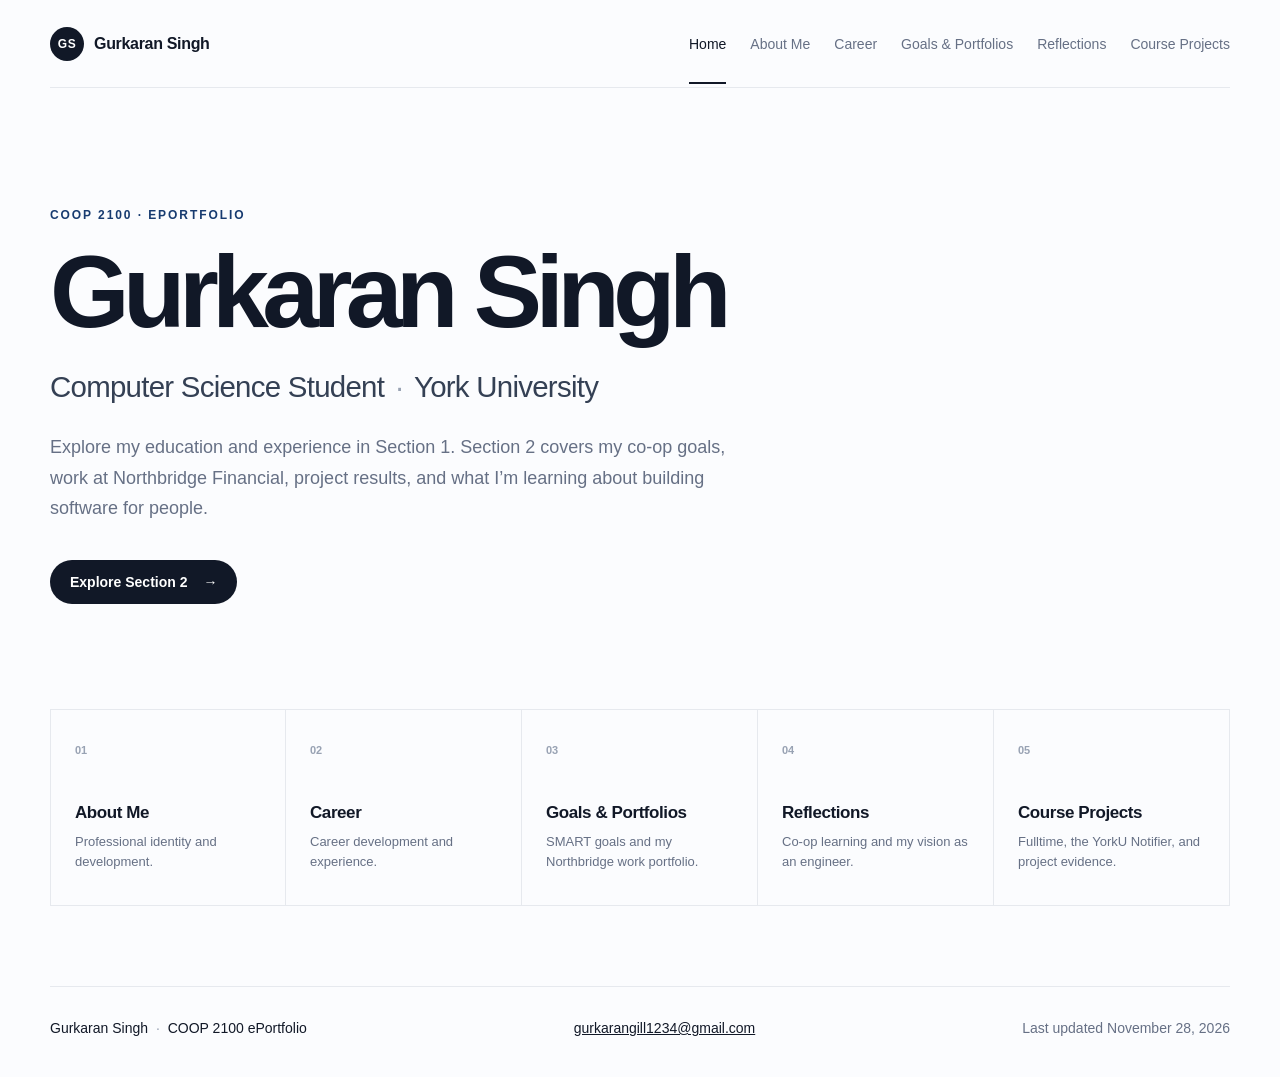
<file: index.html>
<!doctype html>
<html lang="en">
<head>
  <meta charset="utf-8">
  <meta name="viewport" content="width=device-width, initial-scale=1">
  <meta name="description" content="Gurkaran Singh — COOP 2100 ePortfolio">
  <title>Home | Gurkaran Singh</title>
  <link rel="icon" type="image/svg+xml" href="favicon.svg">
  <link rel="stylesheet" href="styles.css">
  <script defer src="script.js"></script>
</head>
<body>
  <header class="site-header">
    <a class="brand" href="index.html" aria-label="Gurkaran Singh home">
      <span class="brand-mark">GS</span><span>Gurkaran Singh</span>
    </a>
    <button type="button" class="menu-button" aria-expanded="false" aria-controls="site-nav">Menu</button>
    <nav id="site-nav" class="site-nav" aria-label="Main navigation"><a href="index.html" class="active" aria-current="page">Home</a>
<a href="about.html">About Me</a>
<a href="career.html">Career</a>
<a href="goals.html">Goals &amp; Portfolios</a>
<a href="reflections.html">Reflections</a>
<a href="projects.html">Course Projects</a></nav>
  </header>
  <main>
      <section class="hero">
        <p class="eyebrow">COOP 2100 · ePortfolio</p>
        <h1>Gurkaran Singh</h1>
        <p class="lead">Computer Science Student <span>·</span> York University</p>
        <p class="intro">Explore my education and experience in Section 1. Section 2 covers my co-op goals, work at Northbridge Financial, project results, and what I’m learning about building software for people.</p>
        <div class="hero-links">
          <a class="button" href="goals.html">Explore Section 2 <span aria-hidden="true">→</span></a>
        </div>
      </section>
      <section class="overview" aria-label="Portfolio sections">
        <a class="section-card" href="about.html"><span>01</span><h2>About Me</h2><p>Professional identity and development.</p></a>
        <a class="section-card" href="career.html"><span>02</span><h2>Career</h2><p>Career development and experience.</p></a>
        <a class="section-card" href="goals.html"><span>03</span><h2>Goals &amp; Portfolios</h2><p>SMART goals and my Northbridge work portfolio.</p></a>
        <a class="section-card" href="reflections.html"><span>04</span><h2>Reflections</h2><p>Co-op learning and my vision as an engineer.</p></a>
        <a class="section-card" href="projects.html"><span>05</span><h2>Course Projects</h2><p>Fulltime, the YorkU Notifier, and project evidence.</p></a>
      </section>
    </main>
  <footer>
    <p>Gurkaran Singh <span>·</span> COOP 2100 ePortfolio</p>
    <p><a href="mailto:gurkarangill1234@gmail.com">gurkarangill1234@gmail.com</a></p>
    <p class="muted">Last updated <time datetime="2026-11-28">November 28, 2026</time></p>
  </footer>
</body>
</html>
</file>
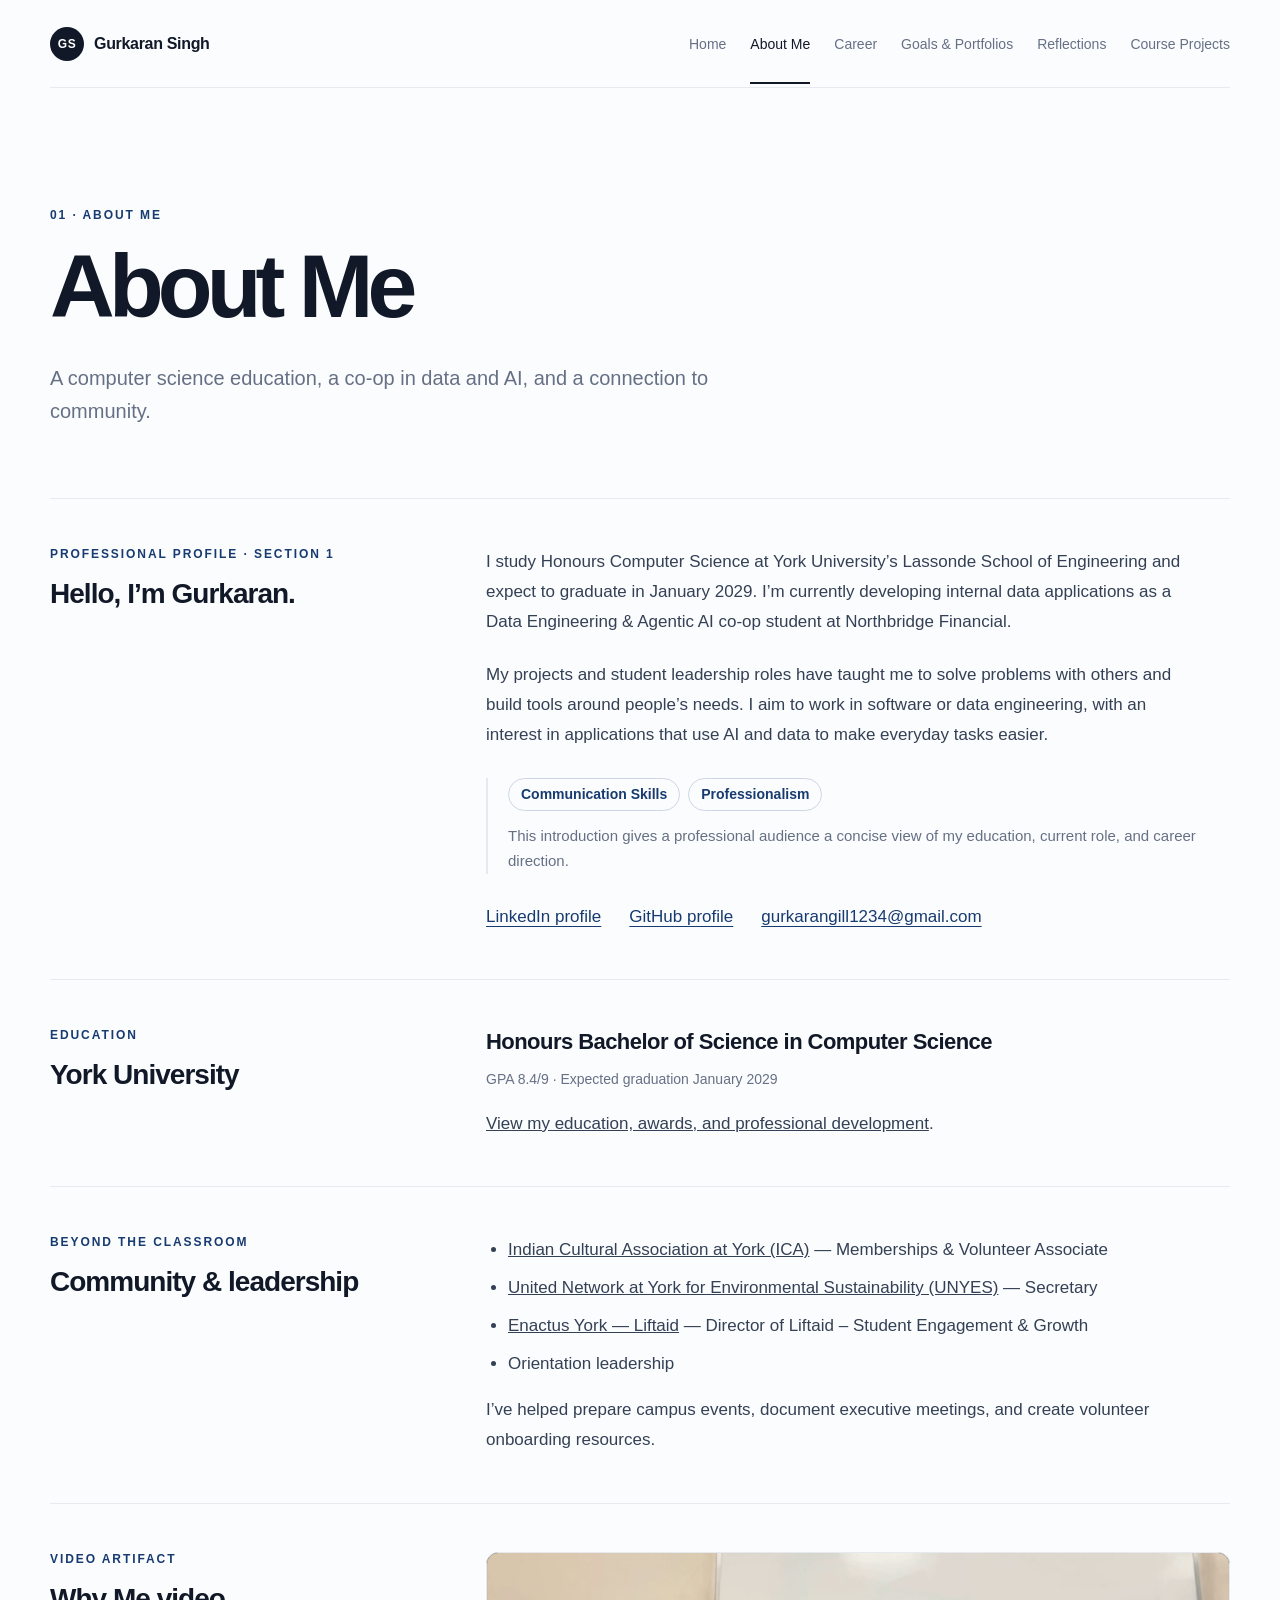
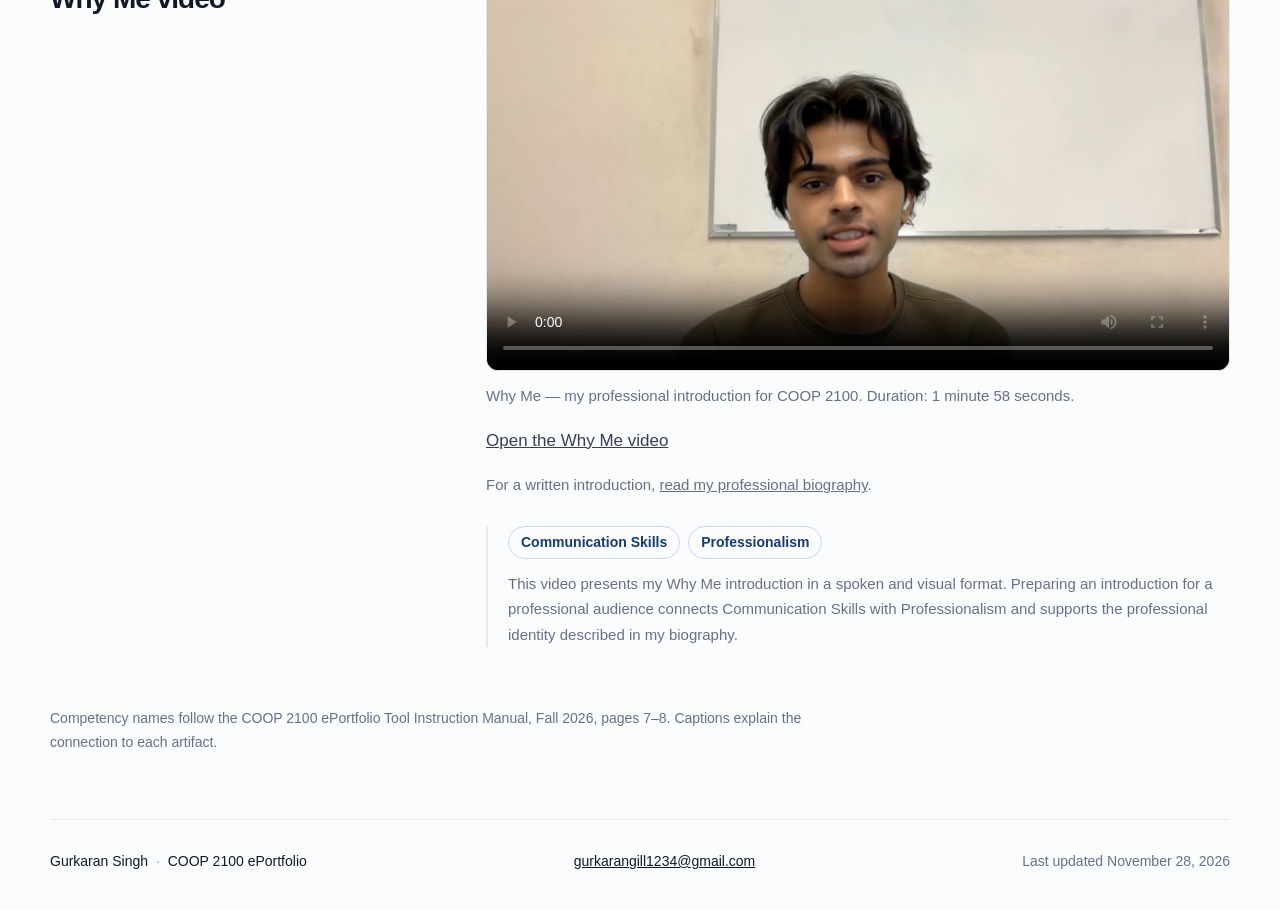
<file: about.html>
<!doctype html>
<html lang="en">
<head>
  <meta charset="utf-8">
  <meta name="viewport" content="width=device-width, initial-scale=1">
  <meta name="description" content="Meet Gurkaran Singh, a York University Honours BSc Computer Science student and Northbridge Financial Data Engineering & Agentic AI co-op student.">
  <title>About Me | Gurkaran Singh</title>
  <link rel="icon" type="image/svg+xml" href="favicon.svg">
  <link rel="stylesheet" href="styles.css">
  <script defer src="script.js"></script>
</head>
<body>
  <header class="site-header">
    <a class="brand" href="index.html" aria-label="Gurkaran Singh home">
      <span class="brand-mark">GS</span><span>Gurkaran Singh</span>
    </a>
    <button type="button" class="menu-button" aria-expanded="false" aria-controls="site-nav">Menu</button>
    <nav id="site-nav" class="site-nav" aria-label="Main navigation"><a href="index.html">Home</a>
<a href="about.html" class="active" aria-current="page">About Me</a>
<a href="career.html">Career</a>
<a href="goals.html">Goals &amp; Portfolios</a>
<a href="reflections.html">Reflections</a>
<a href="projects.html">Course Projects</a></nav>
  </header>
  <main>
      <section class="page-intro content-intro" aria-labelledby="about-title">
        <p class="eyebrow">01 · About Me</p>
        <h1 id="about-title">About Me</h1>
        <p>A computer science education, a co-op in data and AI, and a connection to community.</p>
      </section>
      <section class="content-section" aria-labelledby="bio-title">
        <div class="section-heading">
          <p class="eyebrow">Professional profile · Section 1</p>
          <h2 id="bio-title">Hello, I’m Gurkaran.</h2>
        </div>
        <div class="section-body">
          <p class="biography">I study Honours Computer Science at York University’s Lassonde School of Engineering and expect to graduate in January 2029. I’m currently developing internal data applications as a Data Engineering &amp; Agentic AI co-op student at Northbridge Financial.</p>
          <p class="biography">My projects and student leadership roles have taught me to solve problems with others and build tools around people’s needs. I aim to work in software or data engineering, with an interest in applications that use AI and data to make everyday tasks easier.</p>
          <div class="artifact-caption">
            <ul class="competency-tags" aria-label="Lassonde competency tags">
              <li>Communication Skills</li>
              <li>Professionalism</li>
            </ul>
            <p>This introduction gives a professional audience a concise view of my education, current role, and career direction.</p>
          </div>
          <div class="contact-links" aria-label="Professional contact">
            <a href="https://www.linkedin.com/in/gurkaransingh007/">LinkedIn profile</a>
            <a href="https://github.com/gurkarangill07">GitHub profile</a>
            <a href="mailto:gurkarangill1234@gmail.com">gurkarangill1234@gmail.com</a>
          </div>
        </div>
      </section>
      <section class="content-section" aria-labelledby="education-title">
        <div class="section-heading">
          <p class="eyebrow">Education</p>
          <h2 id="education-title">York University</h2>
        </div>
        <div class="section-body">
          <h3>Honours Bachelor of Science in Computer Science</h3>
          <p class="entry-meta">GPA 8.4/9 · Expected graduation January 2029</p>
          <p><a href="career.html#education">View my education, awards, and professional development</a>.</p>
        </div>
      </section>
      <section class="content-section" aria-labelledby="community-title">
        <div class="section-heading">
          <p class="eyebrow">Beyond the classroom</p>
          <h2 id="community-title">Community &amp; leadership</h2>
        </div>
        <div class="section-body">
          <ul class="experience-list">
            <li><a href="career.html#ica">Indian Cultural Association at York (ICA)</a> — Memberships &amp; Volunteer Associate</li>
            <li><a href="career.html#unyes">United Network at York for Environmental Sustainability (UNYES)</a> — Secretary</li>
            <li><a href="career.html#enactus">Enactus York — Liftaid</a> — Director of Liftaid – Student Engagement &amp; Growth</li>
            <li>Orientation leadership</li>
          </ul>
          <p>I’ve helped prepare campus events, document executive meetings, and create volunteer onboarding resources.</p>
        </div>
      </section>
      <section id="why-me" class="content-section" aria-labelledby="video-title">
        <div class="section-heading">
          <p class="eyebrow">Video artifact</p>
          <h2 id="video-title">Why Me video</h2>
        </div>
        <div class="section-body">
          <figure class="video-artifact">
            <video class="video-player" controls playsinline preload="metadata" poster="assets/why-me-poster.jpg" width="960" height="540" aria-label="Why Me — Gurkaran Singh" aria-describedby="video-caption">
              <source src="assets/why-me.mp4" type="video/mp4">
              <a href="assets/why-me.mp4">Watch the Why Me video</a>.
            </video>
            <figcaption id="video-caption" class="caption">Why Me — my professional introduction for COOP 2100. Duration: 1 minute 58 seconds.</figcaption>
          </figure>
          <p><a href="assets/why-me.mp4">Open the Why Me video</a></p>
          <p class="caption">For a written introduction, <a href="#bio-title">read my professional biography</a>.</p>
          <div class="artifact-caption">
            <ul class="competency-tags" aria-label="Lassonde competency tags">
              <li>Communication Skills</li>
              <li>Professionalism</li>
            </ul>
            <p>This video presents my Why Me introduction in a spoken and visual format. Preparing an introduction for a professional audience connects Communication Skills with Professionalism and supports the professional identity described in my biography.</p>
          </div>
        </div>
      </section>
      <p class="source-note">Competency names follow the COOP 2100 ePortfolio Tool Instruction Manual, Fall 2026, pages 7–8. Captions explain the connection to each artifact.</p>
    </main>
  <footer>
    <p>Gurkaran Singh <span>·</span> COOP 2100 ePortfolio</p>
    <p><a href="mailto:gurkarangill1234@gmail.com">gurkarangill1234@gmail.com</a></p>
    <p class="muted">Last updated <time datetime="2026-11-28">November 28, 2026</time></p>
  </footer>
</body>
</html>
</file>
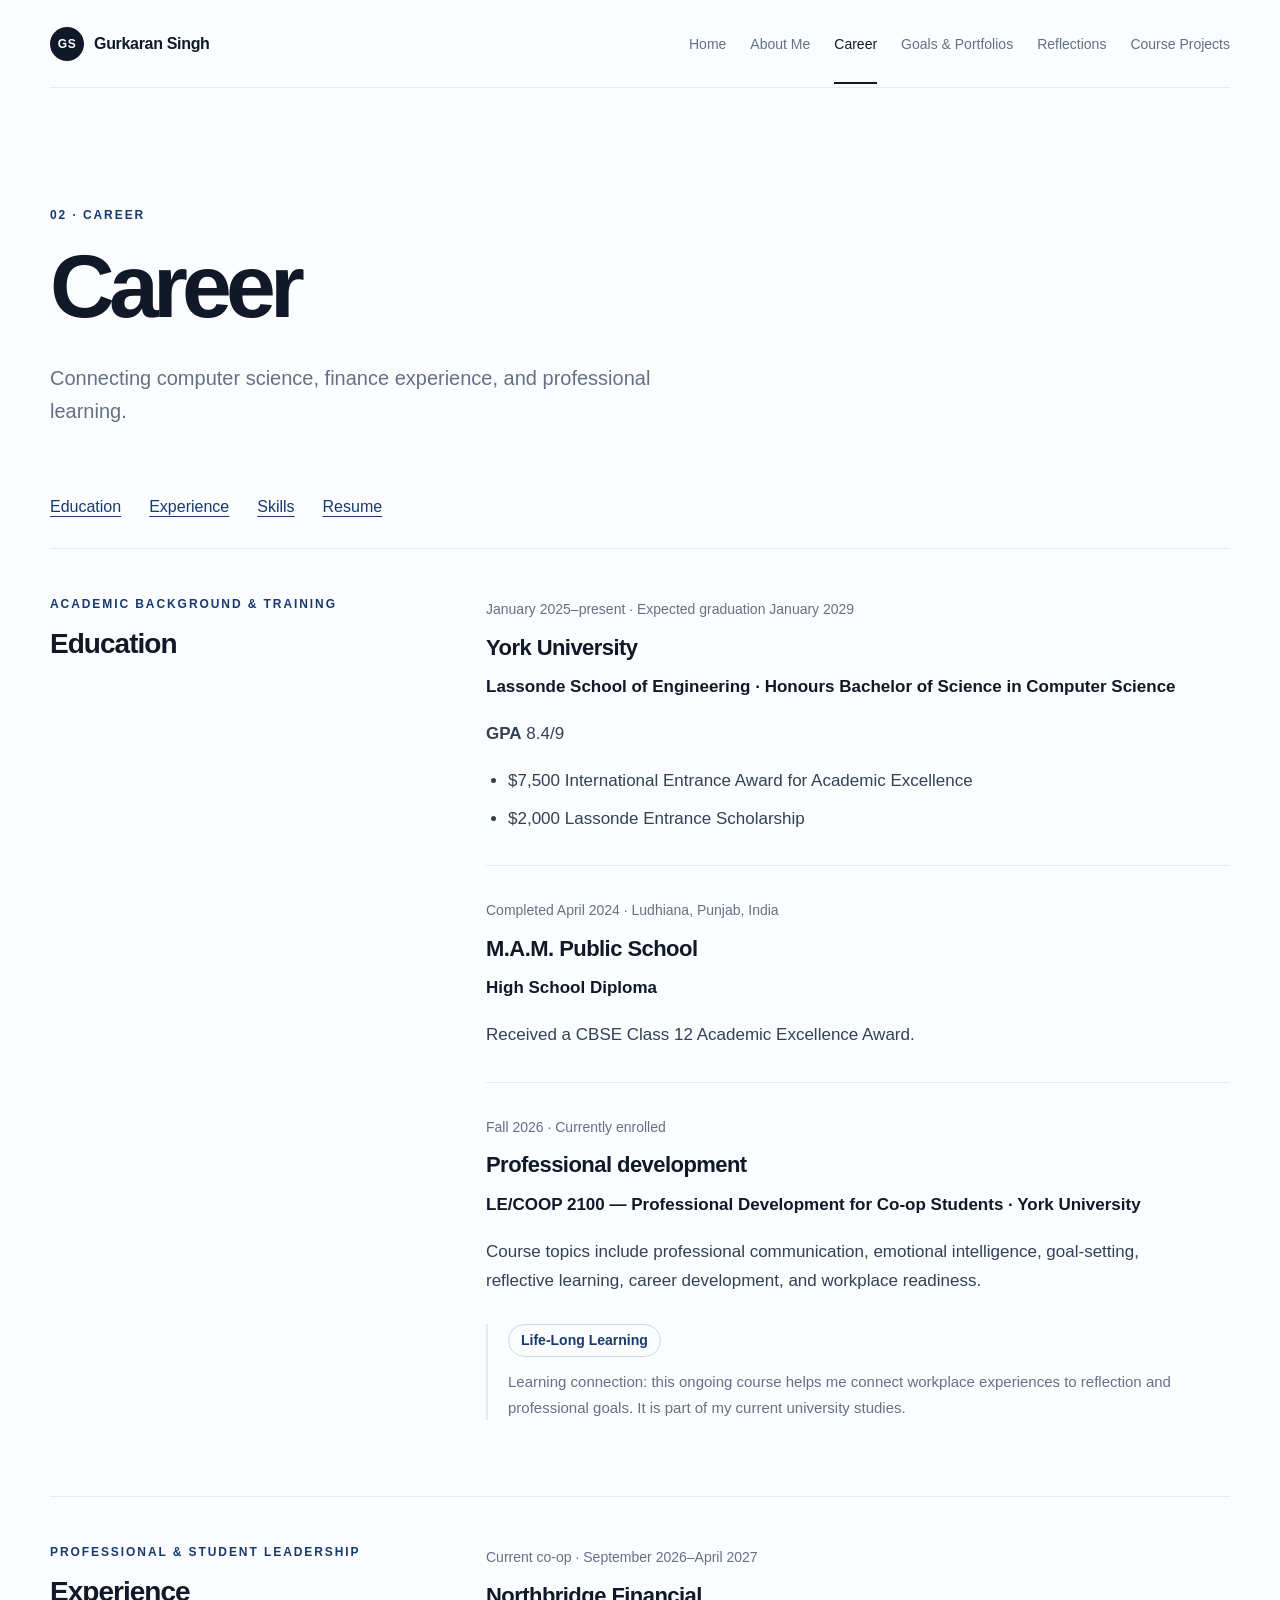
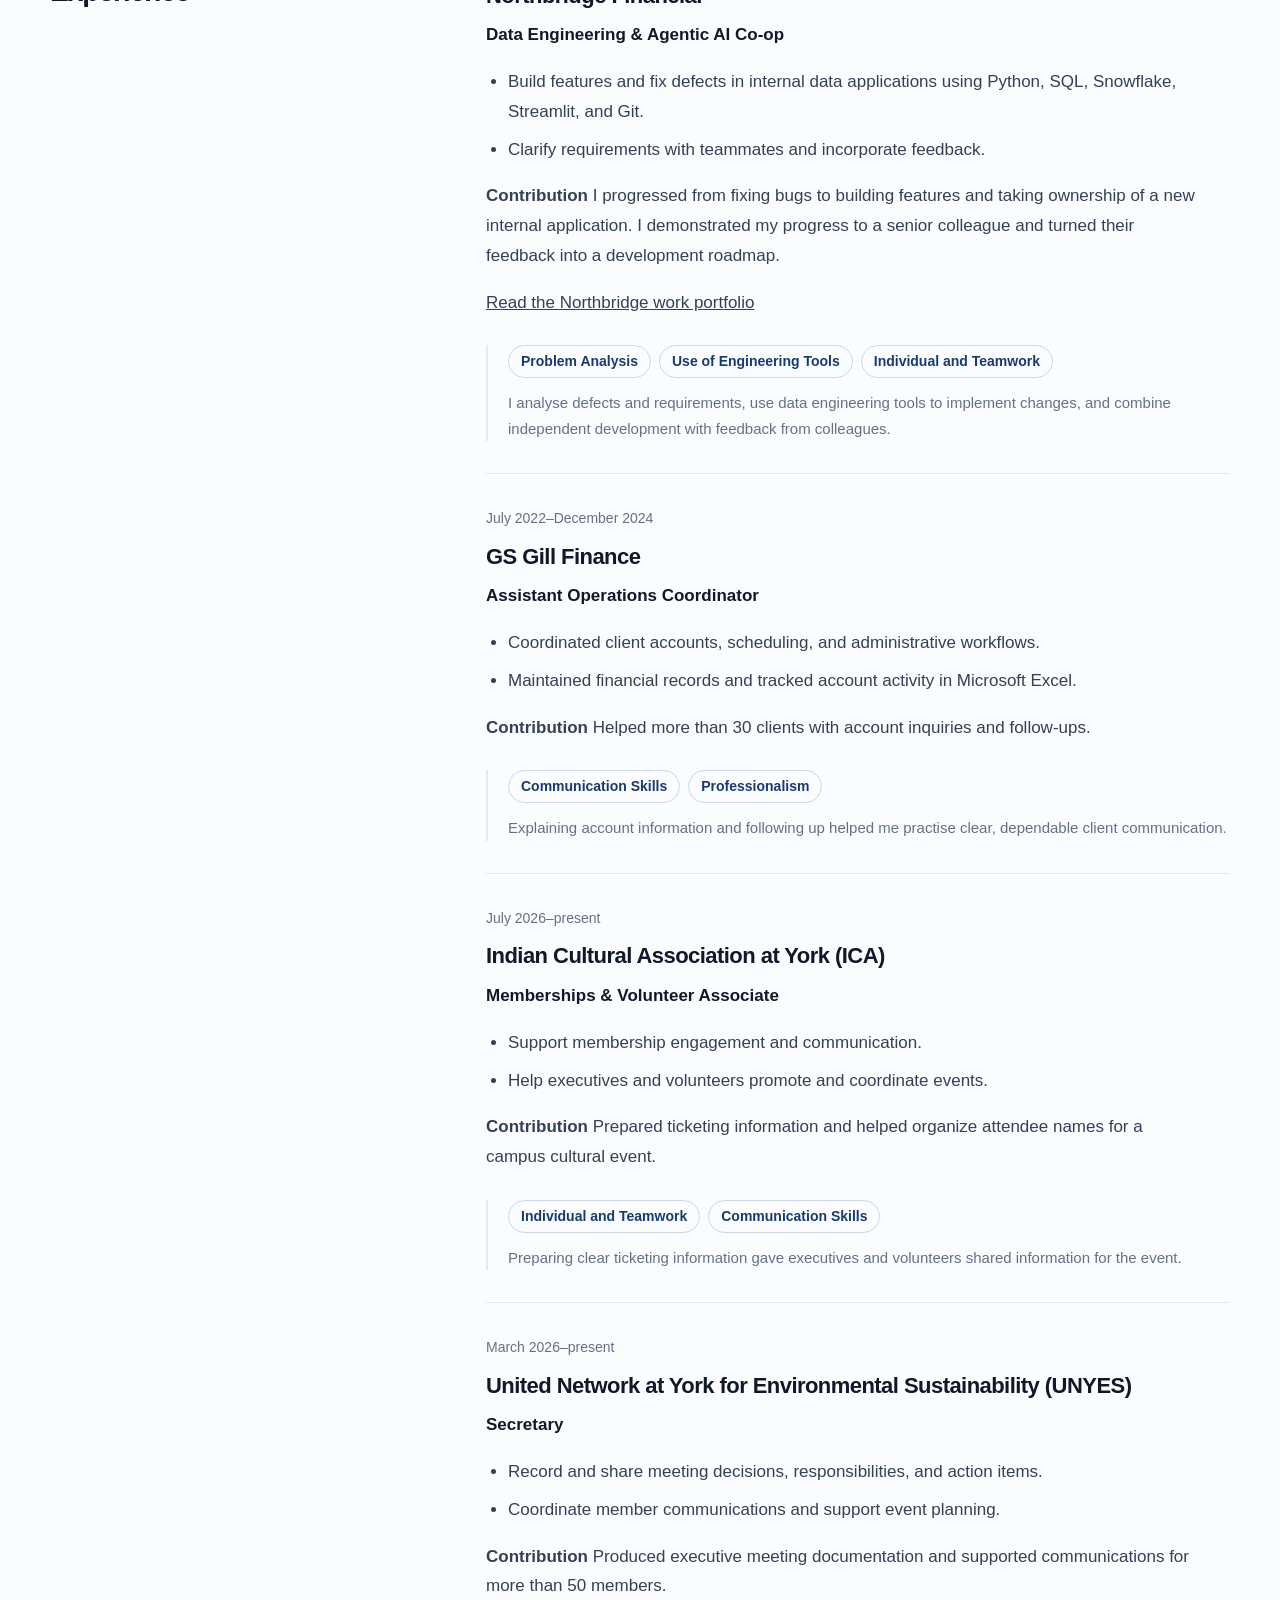
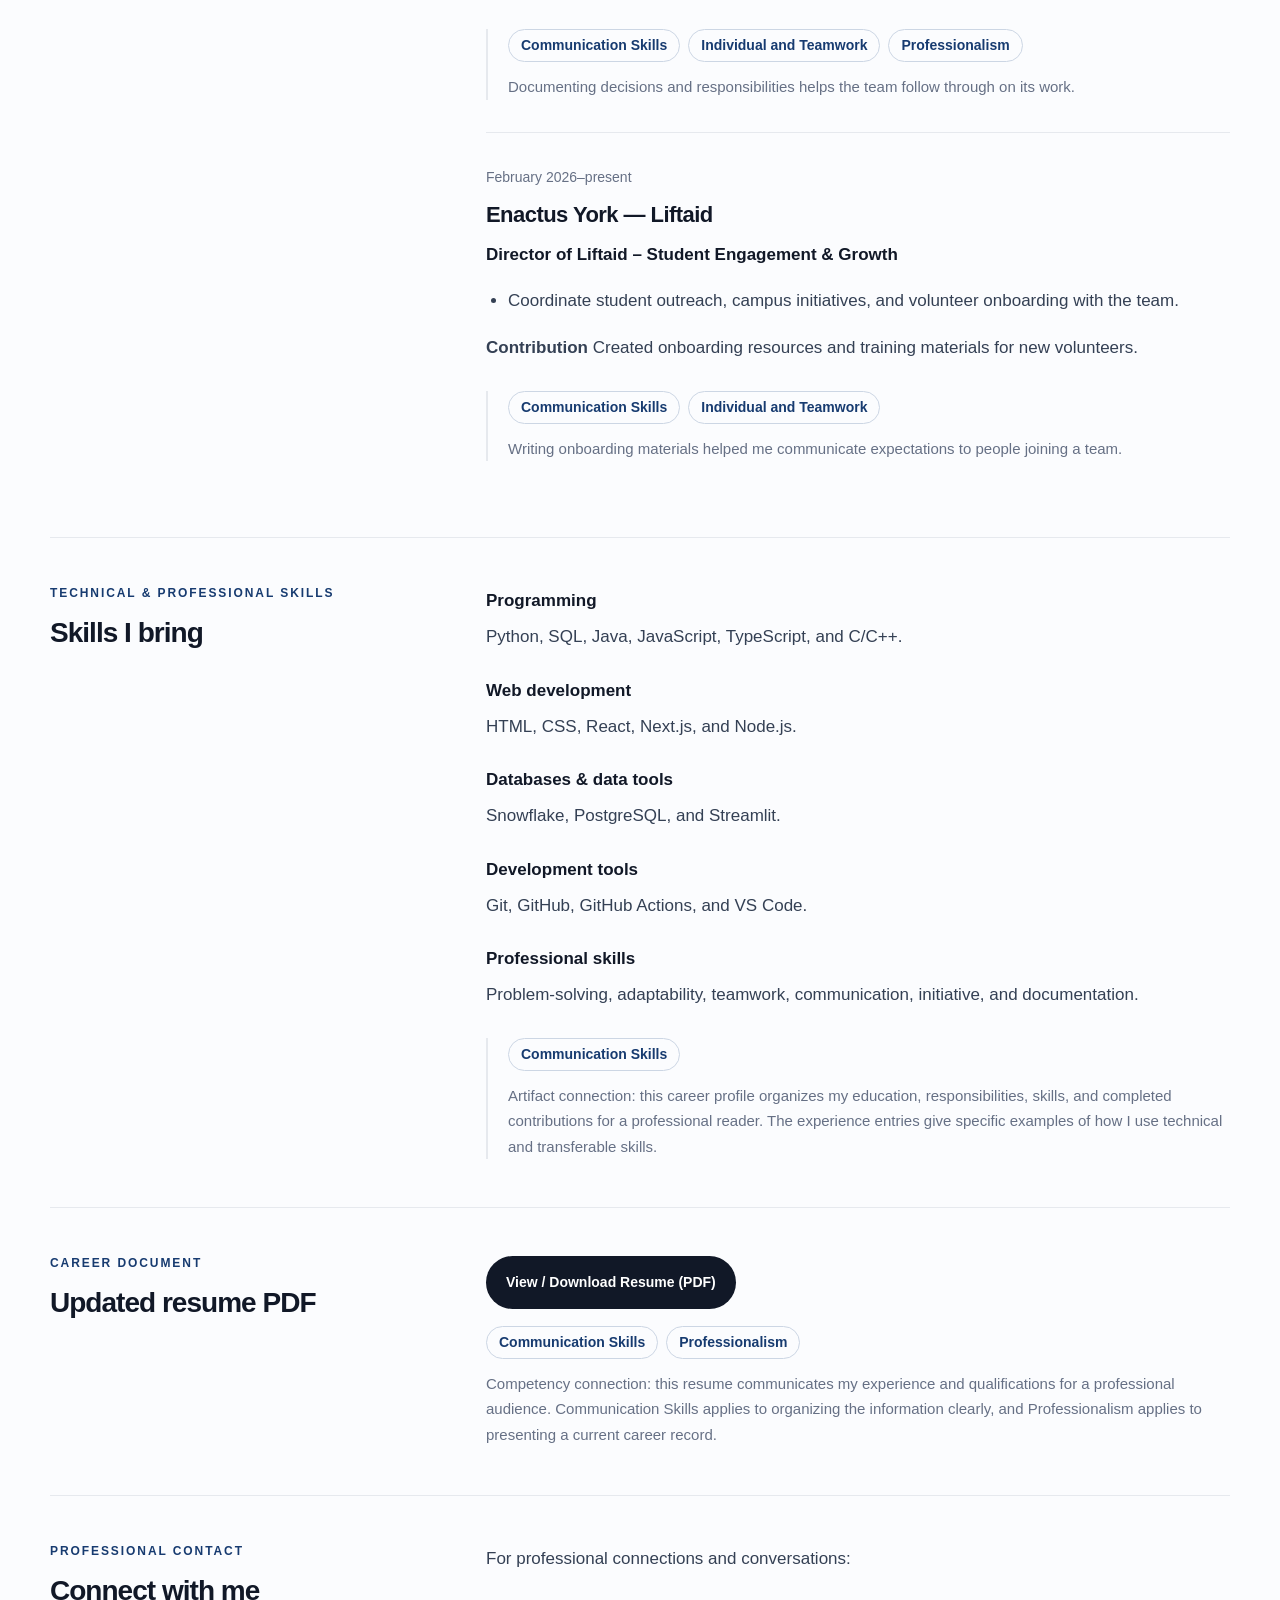
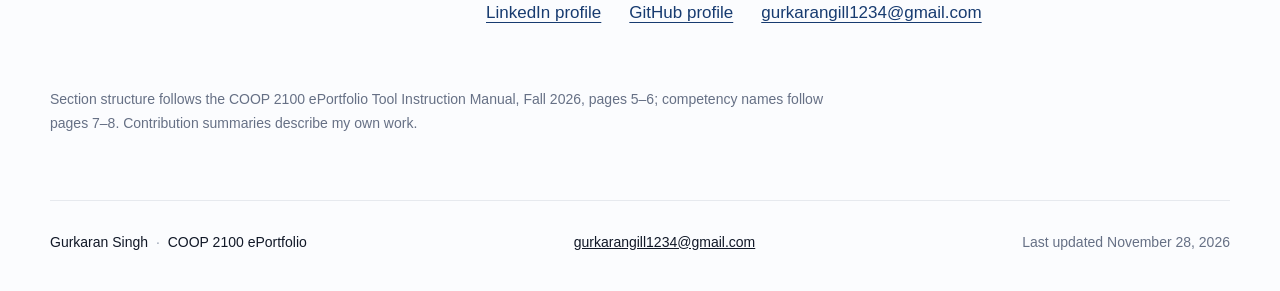
<file: career.html>
<!doctype html>
<html lang="en">
<head>
  <meta charset="utf-8">
  <meta name="viewport" content="width=device-width, initial-scale=1">
  <meta name="description" content="Gurkaran Singh’s education, technical skills, Northbridge Financial co-op, GS Gill Finance experience, and leadership with ICA, UNYES, and Enactus York.">
  <title>Career | Gurkaran Singh</title>
  <link rel="icon" type="image/svg+xml" href="favicon.svg">
  <link rel="stylesheet" href="styles.css">
  <script defer src="script.js"></script>
</head>
<body>
  <header class="site-header">
    <a class="brand" href="index.html" aria-label="Gurkaran Singh home">
      <span class="brand-mark">GS</span><span>Gurkaran Singh</span>
    </a>
    <button type="button" class="menu-button" aria-expanded="false" aria-controls="site-nav">Menu</button>
    <nav id="site-nav" class="site-nav" aria-label="Main navigation"><a href="index.html">Home</a>
<a href="about.html">About Me</a>
<a href="career.html" class="active" aria-current="page">Career</a>
<a href="goals.html">Goals &amp; Portfolios</a>
<a href="reflections.html">Reflections</a>
<a href="projects.html">Course Projects</a></nav>
  </header>
  <main>
      <section class="page-intro content-intro" aria-labelledby="career-title">
        <p class="eyebrow">02 · Career</p>
        <h1 id="career-title">Career</h1>
        <p>Connecting computer science, finance experience, and professional learning.</p>
      </section>
      <nav class="page-links" aria-label="Career sections">
        <a href="#education">Education</a>
        <a href="#experience">Experience</a>
        <a href="#skills">Skills</a>
        <a href="#resume">Resume</a>
      </nav>
      <section id="education" class="content-section" aria-labelledby="education-title">
        <div class="section-heading">
          <p class="eyebrow">Academic background &amp; training</p>
          <h2 id="education-title">Education</h2>
        </div>
        <div class="section-body">
          <article class="experience-entry">
            <p class="entry-meta">January 2025–present · Expected graduation January 2029</p>
            <h3>York University</h3>
            <p class="role-title">Lassonde School of Engineering · Honours Bachelor of Science in Computer Science</p>
            <p><strong>GPA</strong> 8.4/9</p>
            <ul class="experience-list" aria-label="University recognition">
              <li>$7,500 International Entrance Award for Academic Excellence</li>
              <li>$2,000 Lassonde Entrance Scholarship</li>
            </ul>
          </article>
          <article class="experience-entry">
            <p class="entry-meta">Completed April 2024 · Ludhiana, Punjab, India</p>
            <h3>M.A.M. Public School</h3>
            <p class="role-title">High School Diploma</p>
            <p>Received a CBSE Class 12 Academic Excellence Award.</p>
          </article>
          <article class="experience-entry">
            <p class="entry-meta">Fall 2026 · Currently enrolled</p>
            <h3>Professional development</h3>
            <p class="role-title">LE/COOP 2100 — Professional Development for Co-op Students · York University</p>
            <p>Course topics include professional communication, emotional intelligence, goal-setting, reflective learning, career development, and workplace readiness.</p>
            <div class="artifact-caption">
              <ul class="competency-tags" aria-label="Lassonde competency tags">
                <li>Life-Long Learning</li>
              </ul>
              <p>Learning connection: this ongoing course helps me connect workplace experiences to reflection and professional goals. It is part of my current university studies.</p>
            </div>
          </article>
        </div>
      </section>
      <section id="experience" class="content-section" aria-labelledby="experience-title">
        <div class="section-heading">
          <p class="eyebrow">Professional &amp; student leadership</p>
          <h2 id="experience-title">Experience</h2>
        </div>
        <div class="section-body">
          <article id="northbridge" class="experience-entry">
            <p class="entry-meta">Current co-op · September 2026–April 2027</p>
            <h3>Northbridge Financial</h3>
            <p class="role-title">Data Engineering &amp; Agentic AI Co-op</p>
            <ul class="experience-list">
              <li>Build features and fix defects in internal data applications using Python, SQL, Snowflake, Streamlit, and Git.</li>
              <li>Clarify requirements with teammates and incorporate feedback.</li>
            </ul>
            <p class="contribution"><strong>Contribution</strong> I progressed from fixing bugs to building features and taking ownership of a new internal application. I demonstrated my progress to a senior colleague and turned their feedback into a development roadmap.</p>
            <p><a href="goals.html#work-portfolio">Read the Northbridge work portfolio</a></p>
            <div class="artifact-caption">
              <ul class="competency-tags" aria-label="Lassonde competency tags">
                <li>Problem Analysis</li>
                <li>Use of Engineering Tools</li>
                <li>Individual and Teamwork</li>
              </ul>
              <p>I analyse defects and requirements, use data engineering tools to implement changes, and combine independent development with feedback from colleagues.</p>
            </div>
          </article>
          <article id="gs-gill-finance" class="experience-entry">
            <p class="entry-meta">July 2022–December 2024</p>
            <h3>GS Gill Finance</h3>
            <p class="role-title">Assistant Operations Coordinator</p>
            <ul class="experience-list">
              <li>Coordinated client accounts, scheduling, and administrative workflows.</li>
              <li>Maintained financial records and tracked account activity in Microsoft Excel.</li>
            </ul>
            <p class="contribution"><strong>Contribution</strong> Helped more than 30 clients with account inquiries and follow-ups.</p>
            <div class="artifact-caption">
              <ul class="competency-tags" aria-label="Lassonde competency tags">
                <li>Communication Skills</li>
                <li>Professionalism</li>
              </ul>
              <p>Explaining account information and following up helped me practise clear, dependable client communication.</p>
            </div>
          </article>
          <article id="ica" class="experience-entry">
            <p class="entry-meta">July 2026–present</p>
            <h3>Indian Cultural Association at York (ICA)</h3>
            <p class="role-title">Memberships &amp; Volunteer Associate</p>
            <ul class="experience-list">
              <li>Support membership engagement and communication.</li>
              <li>Help executives and volunteers promote and coordinate events.</li>
            </ul>
            <p class="contribution"><strong>Contribution</strong> Prepared ticketing information and helped organize attendee names for a campus cultural event.</p>
            <div class="artifact-caption">
              <ul class="competency-tags" aria-label="Lassonde competency tags">
                <li>Individual and Teamwork</li>
                <li>Communication Skills</li>
              </ul>
              <p>Preparing clear ticketing information gave executives and volunteers shared information for the event.</p>
            </div>
          </article>
          <article id="unyes" class="experience-entry">
            <p class="entry-meta">March 2026–present</p>
            <h3>United Network at York for Environmental Sustainability (UNYES)</h3>
            <p class="role-title">Secretary</p>
            <ul class="experience-list">
              <li>Record and share meeting decisions, responsibilities, and action items.</li>
              <li>Coordinate member communications and support event planning.</li>
            </ul>
            <p class="contribution"><strong>Contribution</strong> Produced executive meeting documentation and supported communications for more than 50 members.</p>
            <div class="artifact-caption">
              <ul class="competency-tags" aria-label="Lassonde competency tags">
                <li>Communication Skills</li>
                <li>Individual and Teamwork</li>
                <li>Professionalism</li>
              </ul>
              <p>Documenting decisions and responsibilities helps the team follow through on its work.</p>
            </div>
          </article>
          <article id="enactus" class="experience-entry">
            <p class="entry-meta">February 2026–present</p>
            <h3>Enactus York — Liftaid</h3>
            <p class="role-title">Director of Liftaid – Student Engagement &amp; Growth</p>
            <ul class="experience-list">
              <li>Coordinate student outreach, campus initiatives, and volunteer onboarding with the team.</li>
            </ul>
            <p class="contribution"><strong>Contribution</strong> Created onboarding resources and training materials for new volunteers.</p>
            <div class="artifact-caption">
              <ul class="competency-tags" aria-label="Lassonde competency tags">
                <li>Communication Skills</li>
                <li>Individual and Teamwork</li>
              </ul>
              <p>Writing onboarding materials helped me communicate expectations to people joining a team.</p>
            </div>
          </article>
        </div>
      </section>
      <section id="skills" class="content-section" aria-labelledby="skills-title">
        <div class="section-heading">
          <p class="eyebrow">Technical &amp; professional skills</p>
          <h2 id="skills-title">Skills I bring</h2>
        </div>
        <div class="section-body">
          <dl class="skills-list">
            <div><dt>Programming</dt><dd>Python, SQL, Java, JavaScript, TypeScript, and C/C++.</dd></div>
            <div><dt>Web development</dt><dd>HTML, CSS, React, Next.js, and Node.js.</dd></div>
            <div><dt>Databases &amp; data tools</dt><dd>Snowflake, PostgreSQL, and Streamlit.</dd></div>
            <div><dt>Development tools</dt><dd>Git, GitHub, GitHub Actions, and VS Code.</dd></div>
            <div><dt>Professional skills</dt><dd>Problem-solving, adaptability, teamwork, communication, initiative, and documentation.</dd></div>
          </dl>
          <div class="artifact-caption">
            <ul class="competency-tags" aria-label="Lassonde competency tags">
              <li>Communication Skills</li>
            </ul>
            <p>Artifact connection: this career profile organizes my education, responsibilities, skills, and completed contributions for a professional reader. The experience entries give specific examples of how I use technical and transferable skills.</p>
          </div>
        </div>
      </section>
      <section id="resume" class="content-section" aria-labelledby="resume-title">
        <div class="section-heading">
          <p class="eyebrow">Career document</p>
          <h2 id="resume-title">Updated resume PDF</h2>
        </div>
        <div class="section-body">
          <p><a class="button" href="assets/Gurkaran_Singh_Resume.pdf" target="_blank" rel="noopener">View / Download Resume (PDF)</a></p>
          <ul class="competency-tags" aria-label="Lassonde competency tags">
            <li>Communication Skills</li>
            <li>Professionalism</li>
          </ul>
          <p class="caption">Competency connection: this resume communicates my experience and qualifications for a professional audience. Communication Skills applies to organizing the information clearly, and Professionalism applies to presenting a current career record.</p>
        </div>
      </section>
      <section class="content-section" aria-labelledby="connect-title">
        <div class="section-heading">
          <p class="eyebrow">Professional contact</p>
          <h2 id="connect-title">Connect with me</h2>
        </div>
        <div class="section-body">
          <p>For professional connections and conversations:</p>
          <div class="contact-links">
            <a href="https://www.linkedin.com/in/gurkaransingh007/">LinkedIn profile</a>
            <a href="https://github.com/gurkarangill07">GitHub profile</a>
            <a href="mailto:gurkarangill1234@gmail.com">gurkarangill1234@gmail.com</a>
          </div>
        </div>
      </section>
      <p class="source-note">Section structure follows the COOP 2100 ePortfolio Tool Instruction Manual, Fall 2026, pages 5–6; competency names follow pages 7–8. Contribution summaries describe my own work.</p>
    </main>
  <footer>
    <p>Gurkaran Singh <span>·</span> COOP 2100 ePortfolio</p>
    <p><a href="mailto:gurkarangill1234@gmail.com">gurkarangill1234@gmail.com</a></p>
    <p class="muted">Last updated <time datetime="2026-11-28">November 28, 2026</time></p>
  </footer>
</body>
</html>
</file>
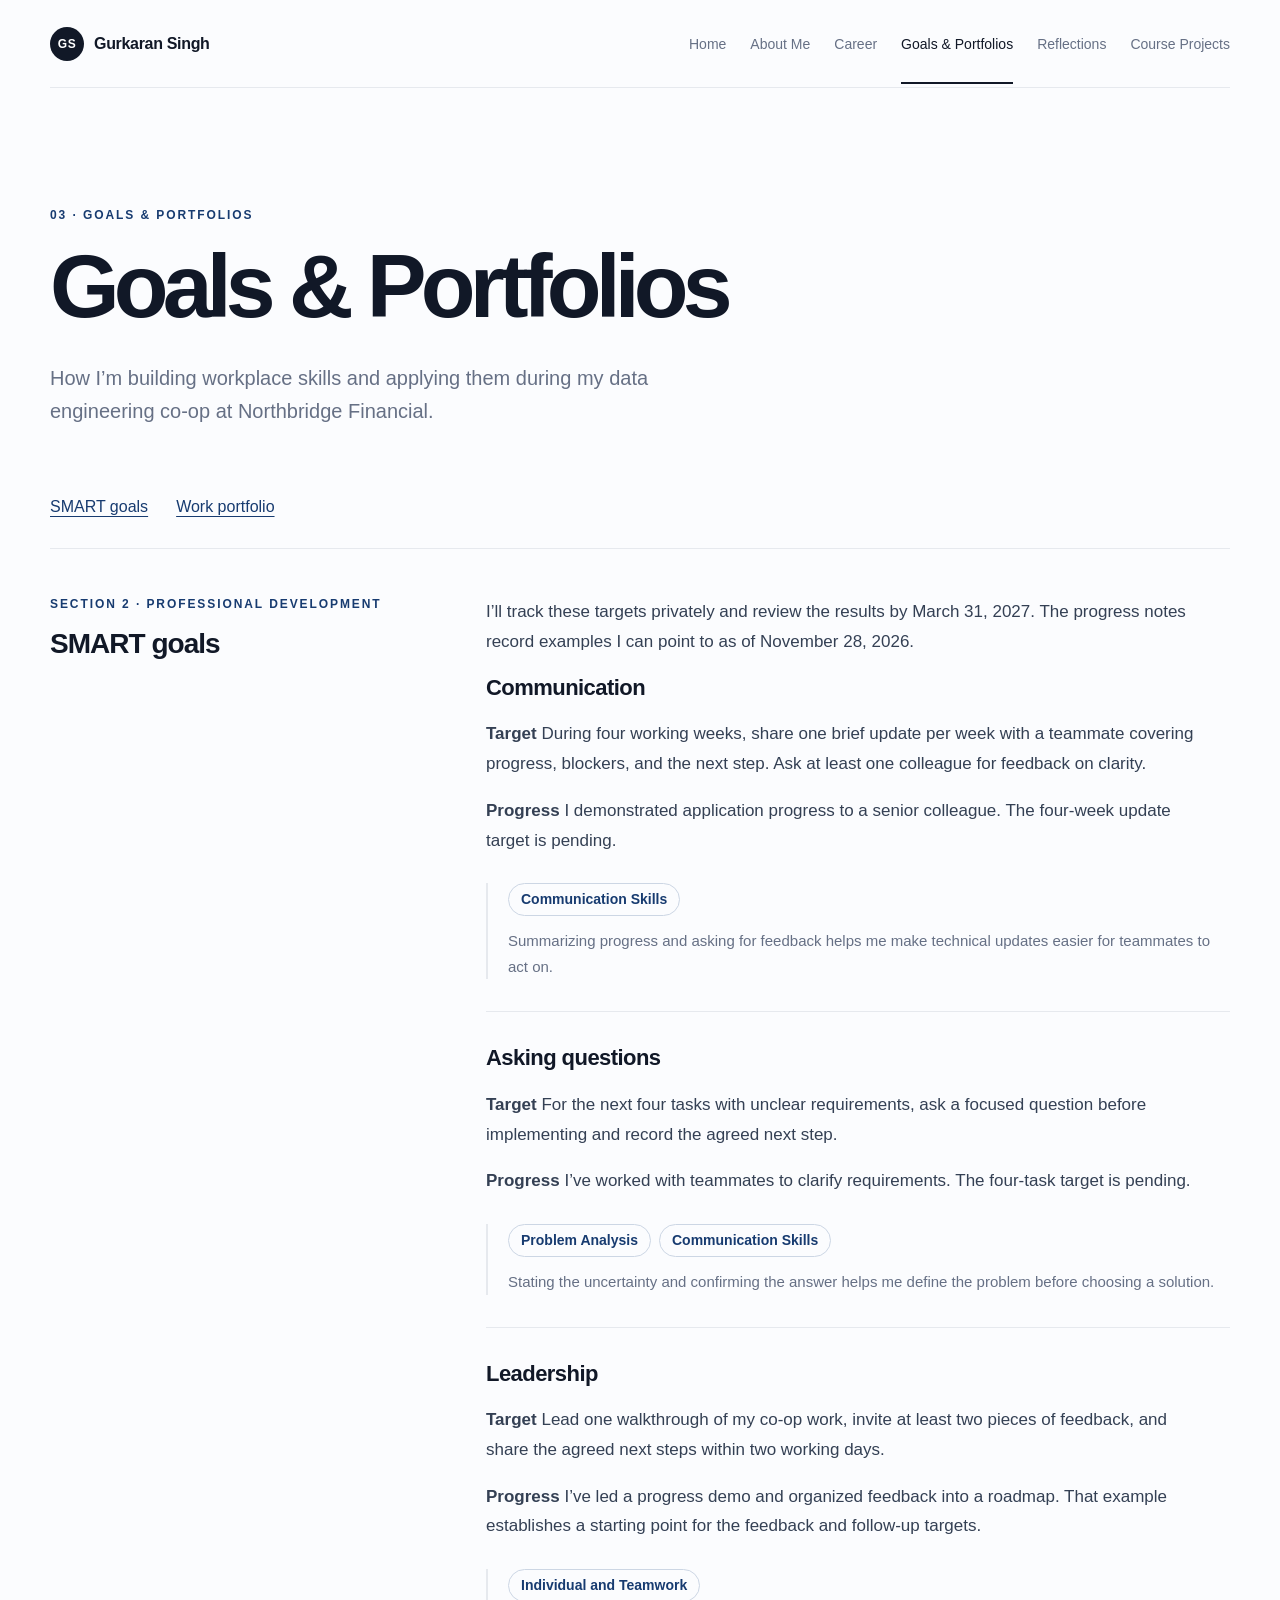
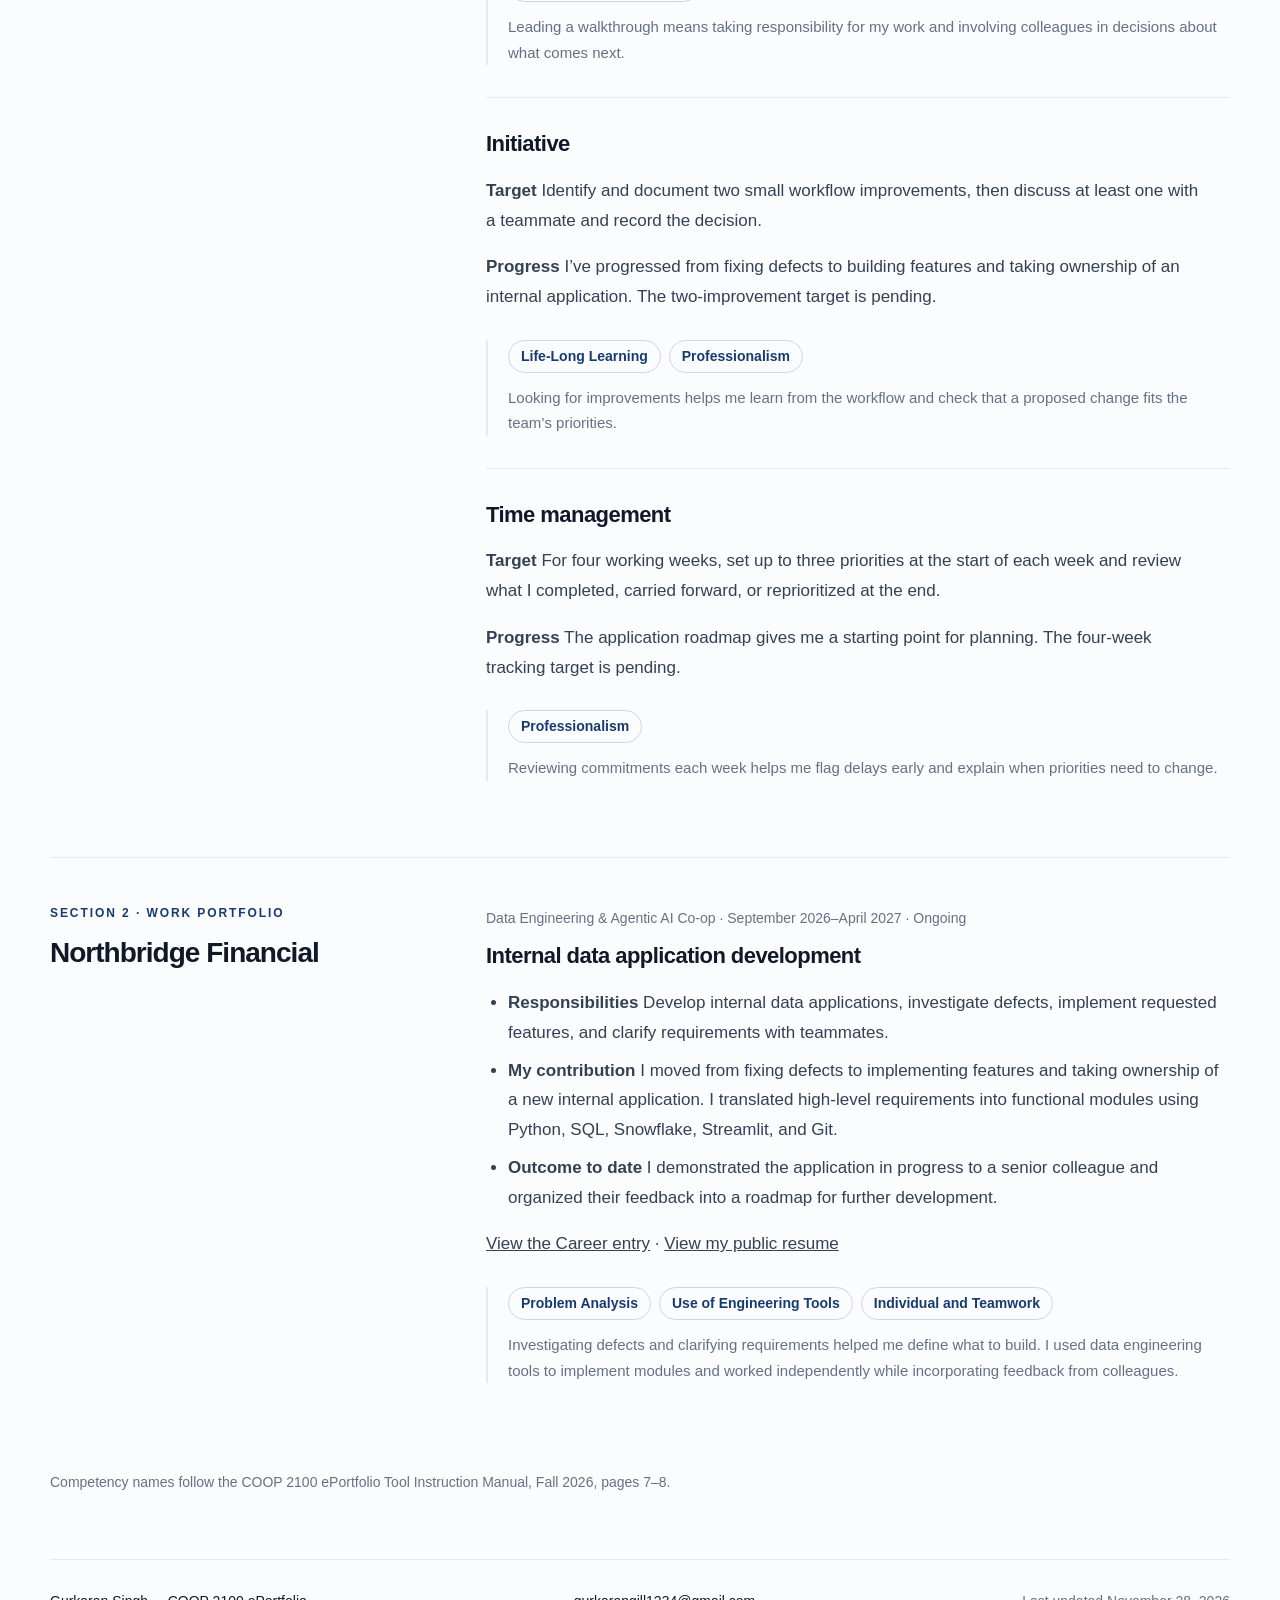
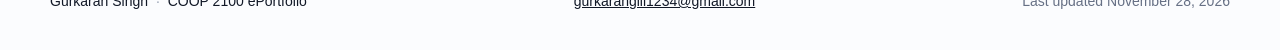
<file: goals.html>
<!doctype html>
<html lang="en">
<head>
  <meta charset="utf-8">
  <meta name="viewport" content="width=device-width, initial-scale=1">
  <meta name="description" content="Gurkaran Singh’s SMART goals and Northbridge Financial data engineering work portfolio.">
  <title>Goals &amp; Portfolios | Gurkaran Singh</title>
  <link rel="icon" type="image/svg+xml" href="favicon.svg">
  <link rel="stylesheet" href="styles.css">
  <script defer src="script.js"></script>
</head>
<body>
  <header class="site-header">
    <a class="brand" href="index.html" aria-label="Gurkaran Singh home">
      <span class="brand-mark">GS</span><span>Gurkaran Singh</span>
    </a>
    <button type="button" class="menu-button" aria-expanded="false" aria-controls="site-nav">Menu</button>
    <nav id="site-nav" class="site-nav" aria-label="Main navigation"><a href="index.html">Home</a>
<a href="about.html">About Me</a>
<a href="career.html">Career</a>
<a href="goals.html" class="active" aria-current="page">Goals &amp; Portfolios</a>
<a href="reflections.html">Reflections</a>
<a href="projects.html">Course Projects</a></nav>
  </header>
  <main>
      <section class="page-intro content-intro">
        <p class="eyebrow">03 · Goals &amp; Portfolios</p>
        <h1>Goals &amp; Portfolios</h1>
        <p>How I’m building workplace skills and applying them during my data engineering co-op at Northbridge Financial.</p>
      </section>
      <nav class="page-links" aria-label="Goals and portfolio sections">
        <a href="#smart-goals">SMART goals</a>
        <a href="#work-portfolio">Work portfolio</a>
      </nav>
      <section id="smart-goals" class="content-section" aria-labelledby="smart-goals-title">
        <div class="section-heading">
          <p class="eyebrow">Section 2 · Professional development</p>
          <h2 id="smart-goals-title">SMART goals</h2>
        </div>
        <div class="section-body">
          <p>I’ll track these targets privately and review the results by March 31, 2027. The progress notes record examples I can point to as of November 28, 2026.</p>
          <article class="experience-entry">
            <h3>Communication</h3>
            <p><strong>Target</strong> During four working weeks, share one brief update per week with a teammate covering progress, blockers, and the next step. Ask at least one colleague for feedback on clarity.</p>
            <p><strong>Progress</strong> I demonstrated application progress to a senior colleague. The four-week update target is pending.</p>
            <div class="artifact-caption">
              <ul class="competency-tags" aria-label="Lassonde competency tags"><li>Communication Skills</li></ul>
              <p>Summarizing progress and asking for feedback helps me make technical updates easier for teammates to act on.</p>
            </div>
          </article>
          <article class="experience-entry">
            <h3>Asking questions</h3>
            <p><strong>Target</strong> For the next four tasks with unclear requirements, ask a focused question before implementing and record the agreed next step.</p>
            <p><strong>Progress</strong> I’ve worked with teammates to clarify requirements. The four-task target is pending.</p>
            <div class="artifact-caption">
              <ul class="competency-tags" aria-label="Lassonde competency tags"><li>Problem Analysis</li><li>Communication Skills</li></ul>
              <p>Stating the uncertainty and confirming the answer helps me define the problem before choosing a solution.</p>
            </div>
          </article>
          <article class="experience-entry">
            <h3>Leadership</h3>
            <p><strong>Target</strong> Lead one walkthrough of my co-op work, invite at least two pieces of feedback, and share the agreed next steps within two working days.</p>
            <p><strong>Progress</strong> I’ve led a progress demo and organized feedback into a roadmap. That example establishes a starting point for the feedback and follow-up targets.</p>
            <div class="artifact-caption">
              <ul class="competency-tags" aria-label="Lassonde competency tags"><li>Individual and Teamwork</li></ul>
              <p>Leading a walkthrough means taking responsibility for my work and involving colleagues in decisions about what comes next.</p>
            </div>
          </article>
          <article class="experience-entry">
            <h3>Initiative</h3>
            <p><strong>Target</strong> Identify and document two small workflow improvements, then discuss at least one with a teammate and record the decision.</p>
            <p><strong>Progress</strong> I’ve progressed from fixing defects to building features and taking ownership of an internal application. The two-improvement target is pending.</p>
            <div class="artifact-caption">
              <ul class="competency-tags" aria-label="Lassonde competency tags"><li>Life-Long Learning</li><li>Professionalism</li></ul>
              <p>Looking for improvements helps me learn from the workflow and check that a proposed change fits the team’s priorities.</p>
            </div>
          </article>
          <article class="experience-entry">
            <h3>Time management</h3>
            <p><strong>Target</strong> For four working weeks, set up to three priorities at the start of each week and review what I completed, carried forward, or reprioritized at the end.</p>
            <p><strong>Progress</strong> The application roadmap gives me a starting point for planning. The four-week tracking target is pending.</p>
            <div class="artifact-caption">
              <ul class="competency-tags" aria-label="Lassonde competency tags"><li>Professionalism</li></ul>
              <p>Reviewing commitments each week helps me flag delays early and explain when priorities need to change.</p>
            </div>
          </article>
        </div>
      </section>
      <section id="work-portfolio" class="content-section" aria-labelledby="work-portfolio-title">
        <div class="section-heading">
          <p class="eyebrow">Section 2 · Work portfolio</p>
          <h2 id="work-portfolio-title">Northbridge Financial</h2>
        </div>
        <div class="section-body">
          <article class="experience-entry">
            <p class="entry-meta">Data Engineering &amp; Agentic AI Co-op · September 2026–April 2027 · Ongoing</p>
            <h3>Internal data application development</h3>
            <ul class="experience-list">
              <li><strong>Responsibilities</strong> Develop internal data applications, investigate defects, implement requested features, and clarify requirements with teammates.</li>
              <li><strong>My contribution</strong> I moved from fixing defects to implementing features and taking ownership of a new internal application. I translated high-level requirements into functional modules using Python, SQL, Snowflake, Streamlit, and Git.</li>
              <li><strong>Outcome to date</strong> I demonstrated the application in progress to a senior colleague and organized their feedback into a roadmap for further development.</li>
            </ul>
            <p><a href="career.html#northbridge">View the Career entry</a> · <a href="career.html#resume">View my public resume</a></p>
            <div class="artifact-caption">
              <ul class="competency-tags" aria-label="Lassonde competency tags">
                <li>Problem Analysis</li>
                <li>Use of Engineering Tools</li>
                <li>Individual and Teamwork</li>
              </ul>
              <p>Investigating defects and clarifying requirements helped me define what to build. I used data engineering tools to implement modules and worked independently while incorporating feedback from colleagues.</p>
            </div>
          </article>
        </div>
      </section>
      <p class="source-note">Competency names follow the COOP 2100 ePortfolio Tool Instruction Manual, Fall 2026, pages 7–8.</p>
    </main>
  <footer>
    <p>Gurkaran Singh <span>·</span> COOP 2100 ePortfolio</p>
    <p><a href="mailto:gurkarangill1234@gmail.com">gurkarangill1234@gmail.com</a></p>
    <p class="muted">Last updated <time datetime="2026-11-28">November 28, 2026</time></p>
  </footer>
</body>
</html>
</file>
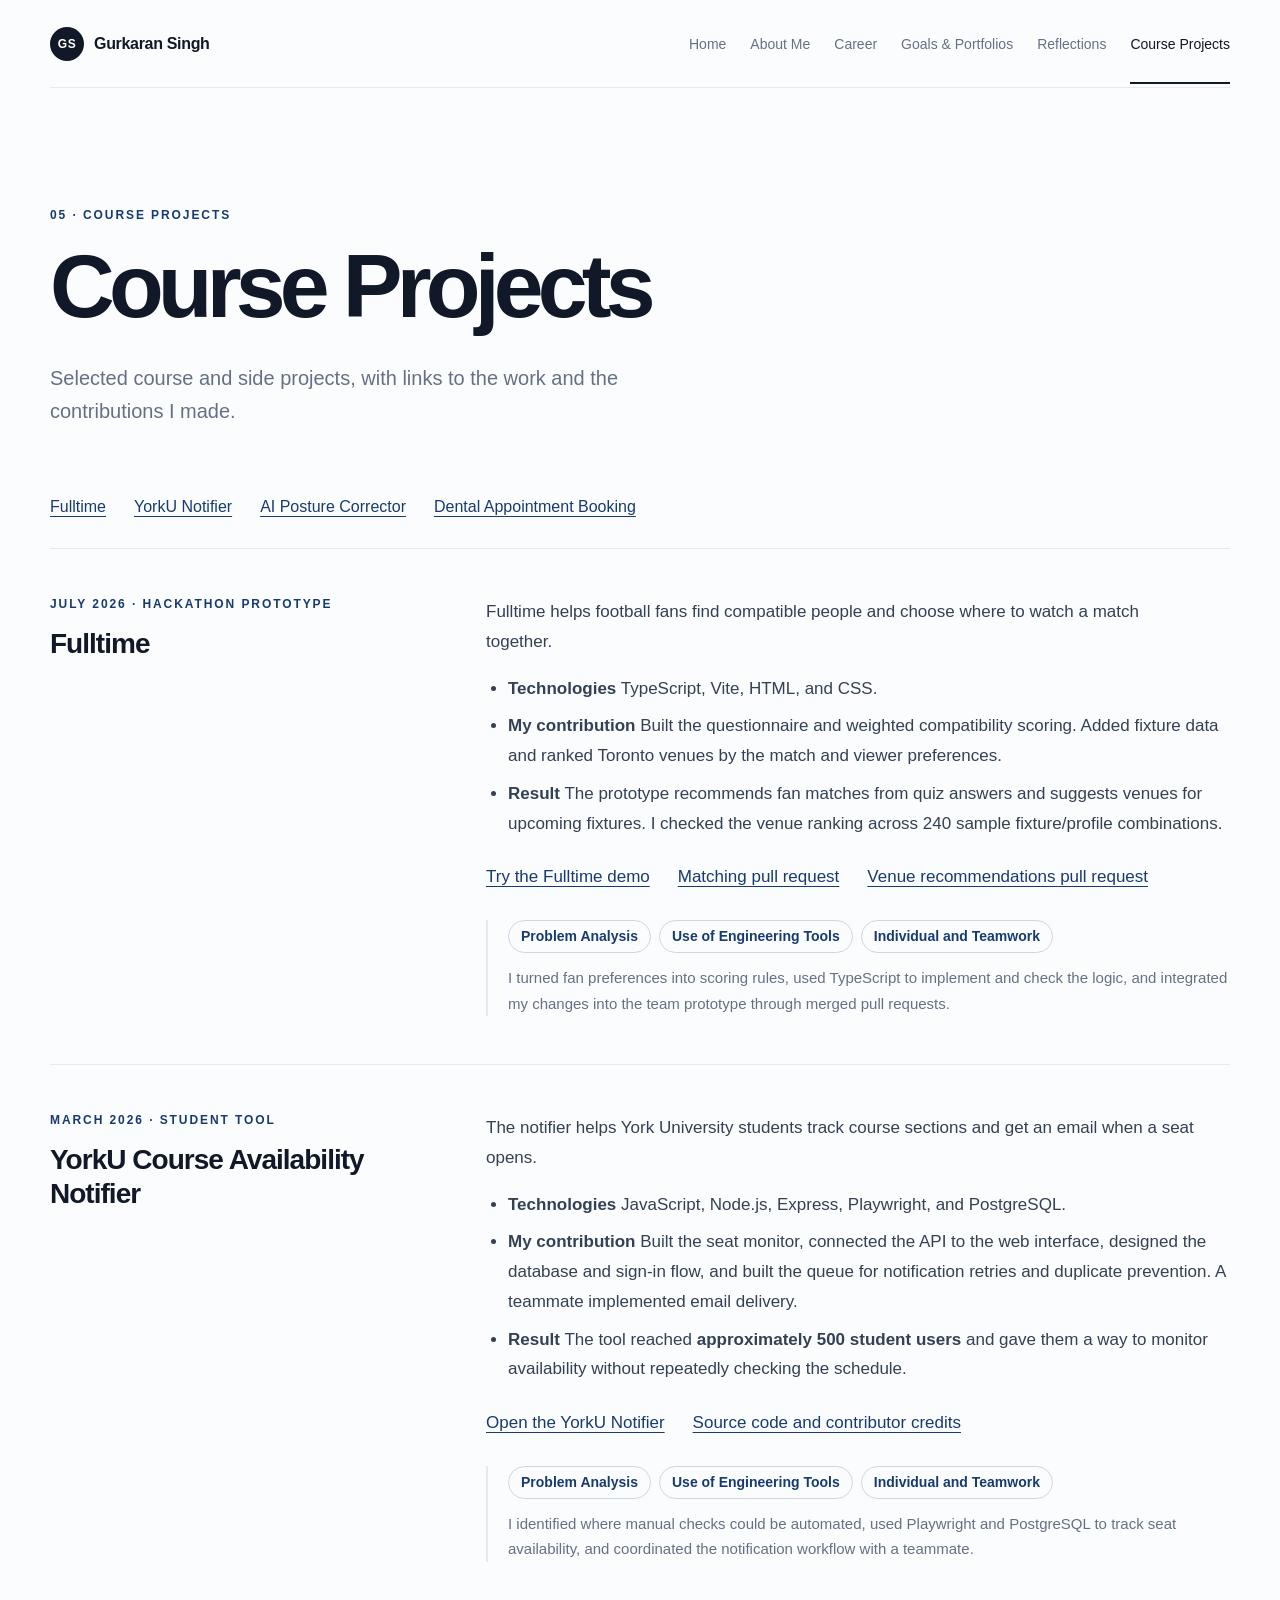
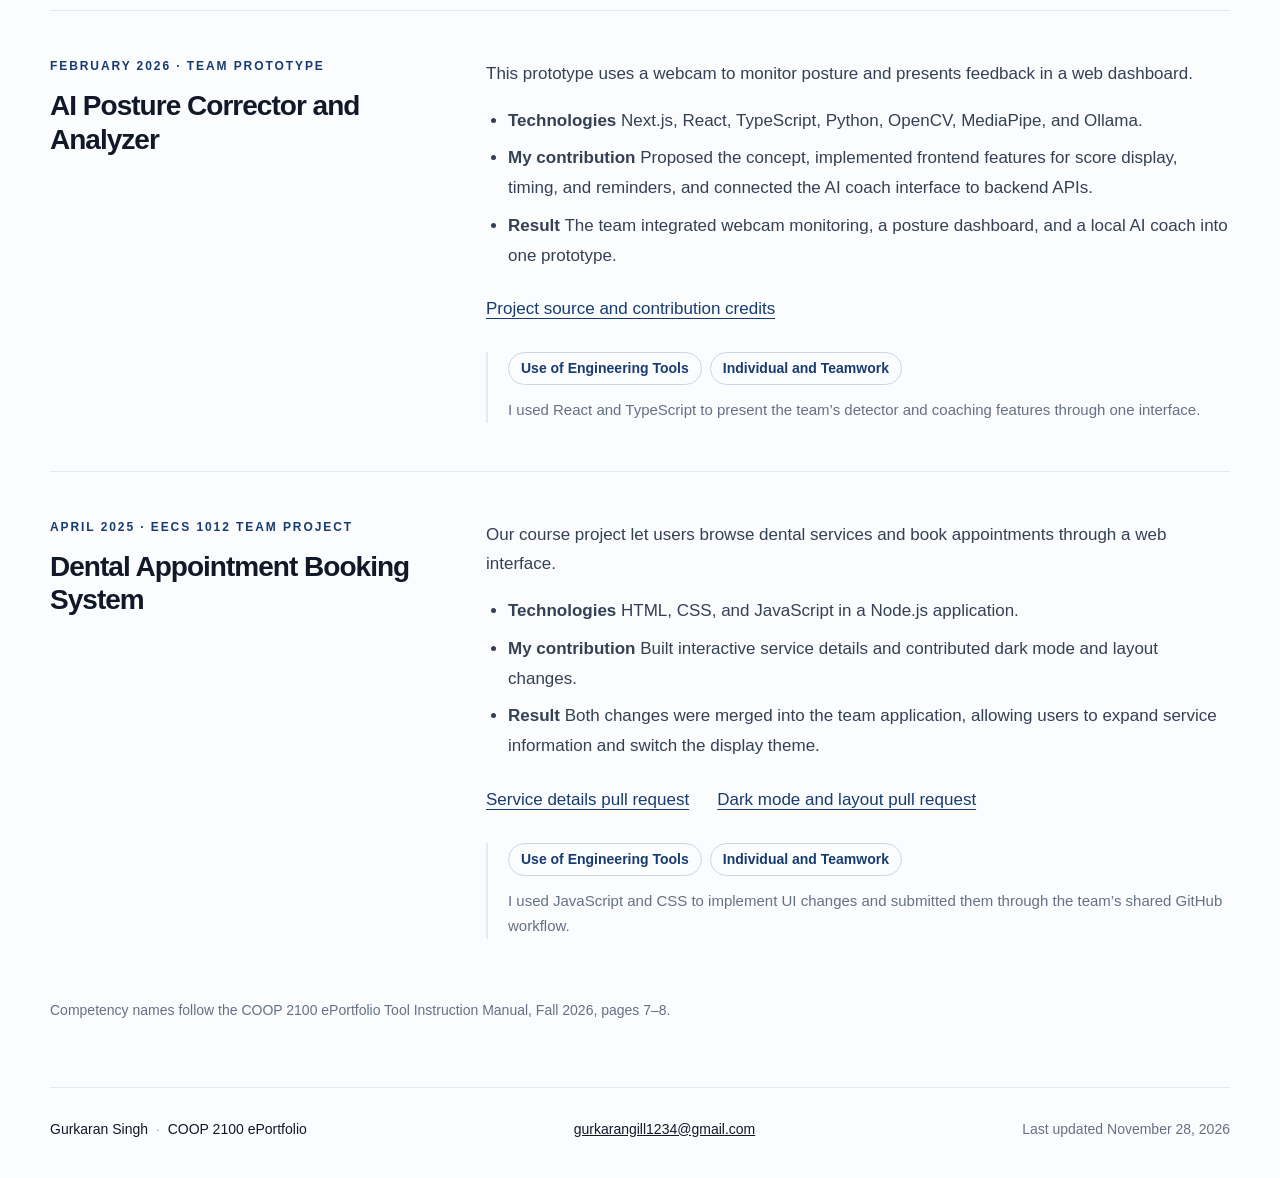
<file: projects.html>
<!doctype html>
<html lang="en">
<head>
  <meta charset="utf-8">
  <meta name="viewport" content="width=device-width, initial-scale=1">
  <meta name="description" content="Gurkaran Singh’s selected course and side projects, individual contributions, results, and public artifacts.">
  <title>Course Projects | Gurkaran Singh</title>
  <link rel="icon" type="image/svg+xml" href="favicon.svg">
  <link rel="stylesheet" href="styles.css">
  <script defer src="script.js"></script>
</head>
<body>
  <header class="site-header">
    <a class="brand" href="index.html" aria-label="Gurkaran Singh home">
      <span class="brand-mark">GS</span><span>Gurkaran Singh</span>
    </a>
    <button type="button" class="menu-button" aria-expanded="false" aria-controls="site-nav">Menu</button>
    <nav id="site-nav" class="site-nav" aria-label="Main navigation"><a href="index.html">Home</a>
<a href="about.html">About Me</a>
<a href="career.html">Career</a>
<a href="goals.html">Goals &amp; Portfolios</a>
<a href="reflections.html">Reflections</a>
<a href="projects.html" class="active" aria-current="page">Course Projects</a></nav>
  </header>
  <main>
      <section class="page-intro content-intro">
        <p class="eyebrow">05 · Course Projects</p>
        <h1>Course Projects</h1>
        <p>Selected course and side projects, with links to the work and the contributions I made.</p>
      </section>
      <nav class="page-links" aria-label="Projects">
        <a href="#fulltime">Fulltime</a>
        <a href="#yorku-notifier">YorkU Notifier</a>
        <a href="#posture-corrector">AI Posture Corrector</a>
        <a href="#dental-booking">Dental Appointment Booking</a>
      </nav>
      <section id="fulltime" class="content-section" aria-labelledby="fulltime-title">
        <div class="section-heading">
          <p class="eyebrow">July 2026 · Hackathon prototype</p>
          <h2 id="fulltime-title">Fulltime</h2>
        </div>
        <div class="section-body">
          <p>Fulltime helps football fans find compatible people and choose where to watch a match together.</p>
          <ul class="experience-list">
            <li><strong>Technologies</strong> TypeScript, Vite, HTML, and CSS.</li>
            <li><strong>My contribution</strong> Built the questionnaire and weighted compatibility scoring. Added fixture data and ranked Toronto venues by the match and viewer preferences.</li>
            <li><strong>Result</strong> The prototype recommends fan matches from quiz answers and suggests venues for upcoming fixtures. I checked the venue ranking across 240 sample fixture/profile combinations.</li>
          </ul>
          <p class="contact-links"><a href="https://gurkarangill07.github.io/fulltime/">Try the Fulltime demo</a><a href="https://github.com/gurkarangill07/fulltime/pull/1">Matching pull request</a><a href="https://github.com/gurkarangill07/fulltime/pull/2">Venue recommendations pull request</a></p>
          <div class="artifact-caption">
            <ul class="competency-tags" aria-label="Lassonde competency tags">
              <li>Problem Analysis</li><li>Use of Engineering Tools</li><li>Individual and Teamwork</li>
            </ul>
            <p>I turned fan preferences into scoring rules, used TypeScript to implement and check the logic, and integrated my changes into the team prototype through merged pull requests.</p>
          </div>
        </div>
      </section>
      <section id="yorku-notifier" class="content-section" aria-labelledby="yorku-notifier-title">
        <div class="section-heading">
          <p class="eyebrow">March 2026 · Student tool</p>
          <h2 id="yorku-notifier-title">YorkU Course Availability Notifier</h2>
        </div>
        <div class="section-body">
          <p>The notifier helps York University students track course sections and get an email when a seat opens.</p>
          <ul class="experience-list">
            <li><strong>Technologies</strong> JavaScript, Node.js, Express, Playwright, and PostgreSQL.</li>
            <li><strong>My contribution</strong> Built the seat monitor, connected the API to the web interface, designed the database and sign-in flow, and built the queue for notification retries and duplicate prevention. A teammate implemented email delivery.</li>
            <li><strong>Result</strong> The tool reached <strong>approximately 500 student users</strong> and gave them a way to monitor availability without repeatedly checking the schedule.</li>
          </ul>
          <p class="contact-links"><a href="https://www.yorkucourseavailabilitynotifier.online/">Open the YorkU Notifier</a><a href="https://github.com/gurkarangill07/YorkU-Course-Availability-Notifier#contributors">Source code and contributor credits</a></p>
          <div class="artifact-caption">
            <ul class="competency-tags" aria-label="Lassonde competency tags">
              <li>Problem Analysis</li><li>Use of Engineering Tools</li><li>Individual and Teamwork</li>
            </ul>
            <p>I identified where manual checks could be automated, used Playwright and PostgreSQL to track seat availability, and coordinated the notification workflow with a teammate.</p>
          </div>
        </div>
      </section>
      <section id="posture-corrector" class="content-section" aria-labelledby="posture-corrector-title">
        <div class="section-heading">
          <p class="eyebrow">February 2026 · Team prototype</p>
          <h2 id="posture-corrector-title">AI Posture Corrector and Analyzer</h2>
        </div>
        <div class="section-body">
          <p>This prototype uses a webcam to monitor posture and presents feedback in a web dashboard.</p>
          <ul class="experience-list">
            <li><strong>Technologies</strong> Next.js, React, TypeScript, Python, OpenCV, MediaPipe, and Ollama.</li>
            <li><strong>My contribution</strong> Proposed the concept, implemented frontend features for score display, timing, and reminders, and connected the AI coach interface to backend APIs.</li>
            <li><strong>Result</strong> The team integrated webcam monitoring, a posture dashboard, and a local AI coach into one prototype.</li>
          </ul>
          <p class="contact-links"><a href="https://github.com/OmidRahmanian/AI-Posture-Corrector-and-Analyzer#gurkarangill07">Project source and contribution credits</a></p>
          <div class="artifact-caption">
            <ul class="competency-tags" aria-label="Lassonde competency tags">
              <li>Use of Engineering Tools</li><li>Individual and Teamwork</li>
            </ul>
            <p>I used React and TypeScript to present the team’s detector and coaching features through one interface.</p>
          </div>
        </div>
      </section>
      <section id="dental-booking" class="content-section" aria-labelledby="dental-booking-title">
        <div class="section-heading">
          <p class="eyebrow">April 2025 · EECS 1012 team project</p>
          <h2 id="dental-booking-title">Dental Appointment Booking System</h2>
        </div>
        <div class="section-body">
          <p>Our course project let users browse dental services and book appointments through a web interface.</p>
          <ul class="experience-list">
            <li><strong>Technologies</strong> HTML, CSS, and JavaScript in a Node.js application.</li>
            <li><strong>My contribution</strong> Built interactive service details and contributed dark mode and layout changes.</li>
            <li><strong>Result</strong> Both changes were merged into the team application, allowing users to expand service information and switch the display theme.</li>
          </ul>
          <p class="contact-links"><a href="https://github.com/davecao2k5/LE-EECS1012-FINAL-PROJECT/pull/19">Service details pull request</a><a href="https://github.com/davecao2k5/LE-EECS1012-FINAL-PROJECT/pull/33">Dark mode and layout pull request</a></p>
          <div class="artifact-caption">
            <ul class="competency-tags" aria-label="Lassonde competency tags">
              <li>Use of Engineering Tools</li><li>Individual and Teamwork</li>
            </ul>
            <p>I used JavaScript and CSS to implement UI changes and submitted them through the team’s shared GitHub workflow.</p>
          </div>
        </div>
      </section>
      <p class="source-note">Competency names follow the COOP 2100 ePortfolio Tool Instruction Manual, Fall 2026, pages 7–8.</p>
    </main>
  <footer>
    <p>Gurkaran Singh <span>·</span> COOP 2100 ePortfolio</p>
    <p><a href="mailto:gurkarangill1234@gmail.com">gurkarangill1234@gmail.com</a></p>
    <p class="muted">Last updated <time datetime="2026-11-28">November 28, 2026</time></p>
  </footer>
</body>
</html>
</file>
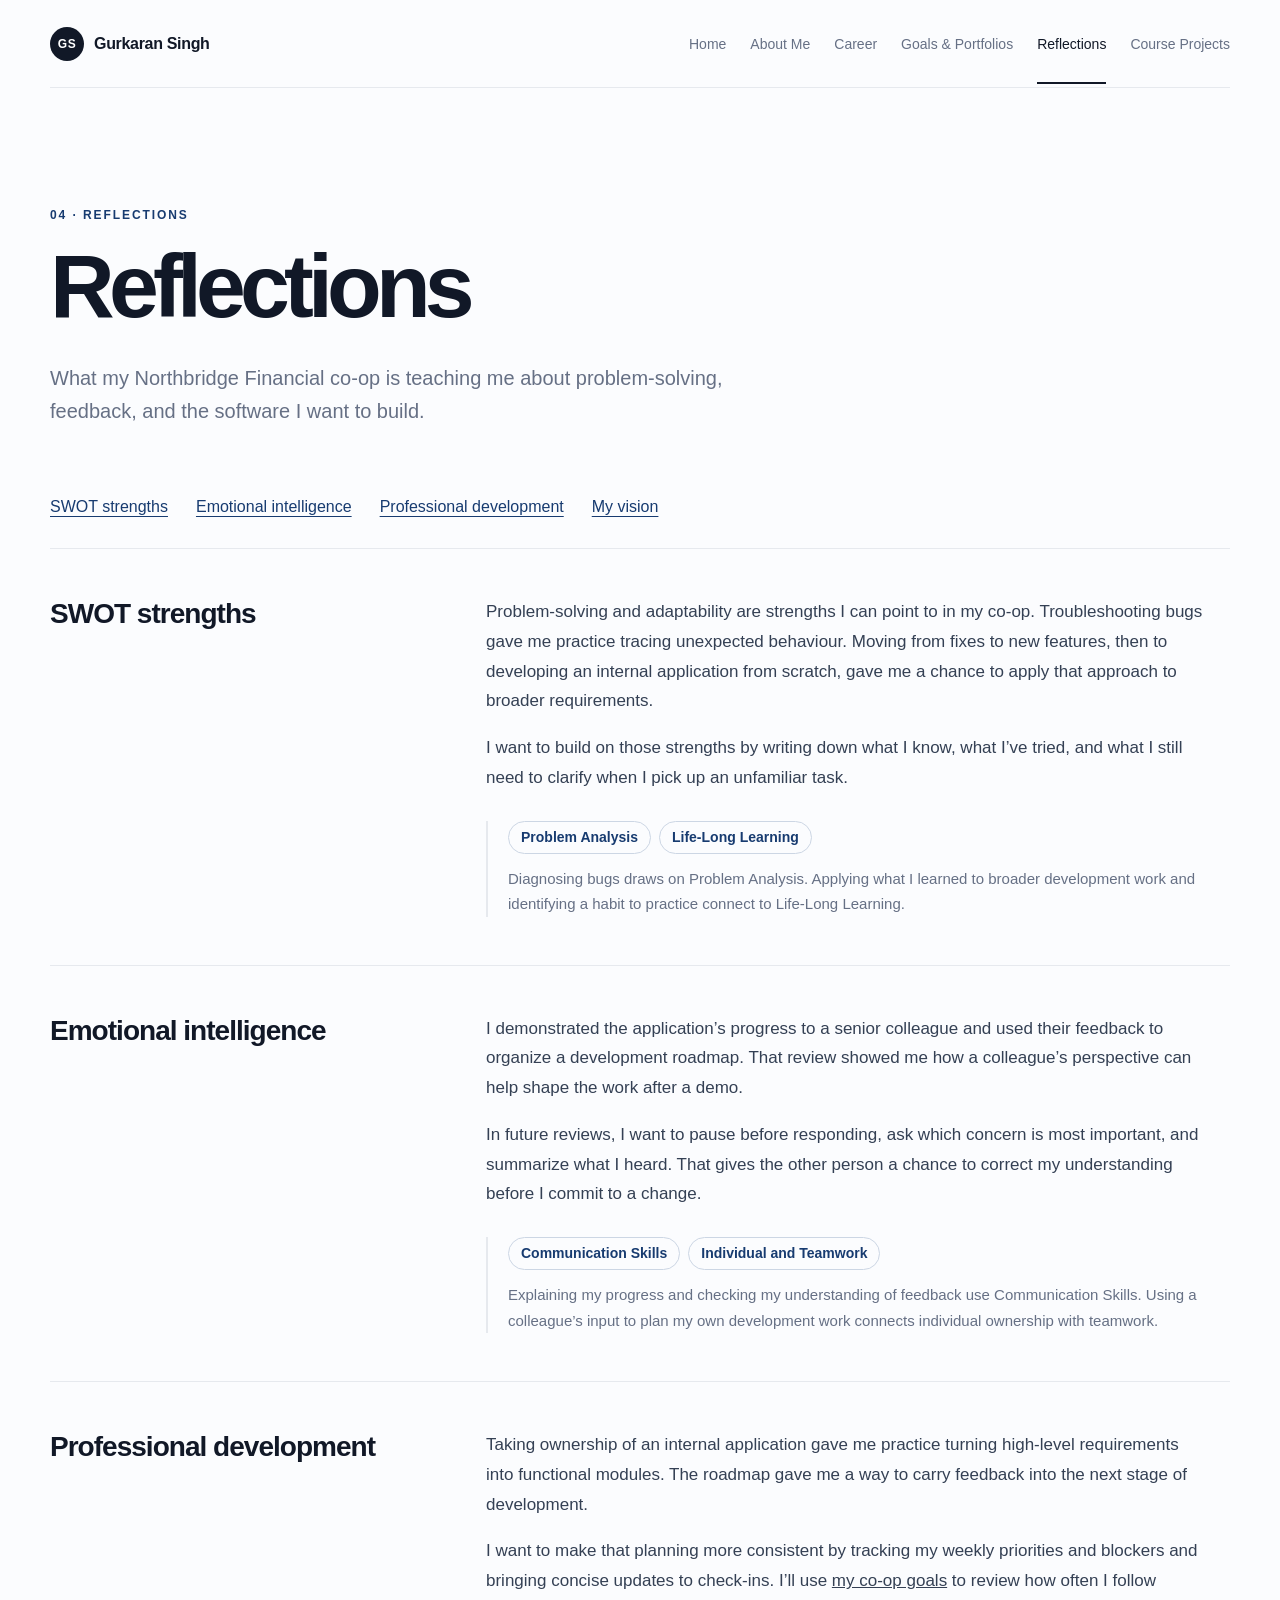
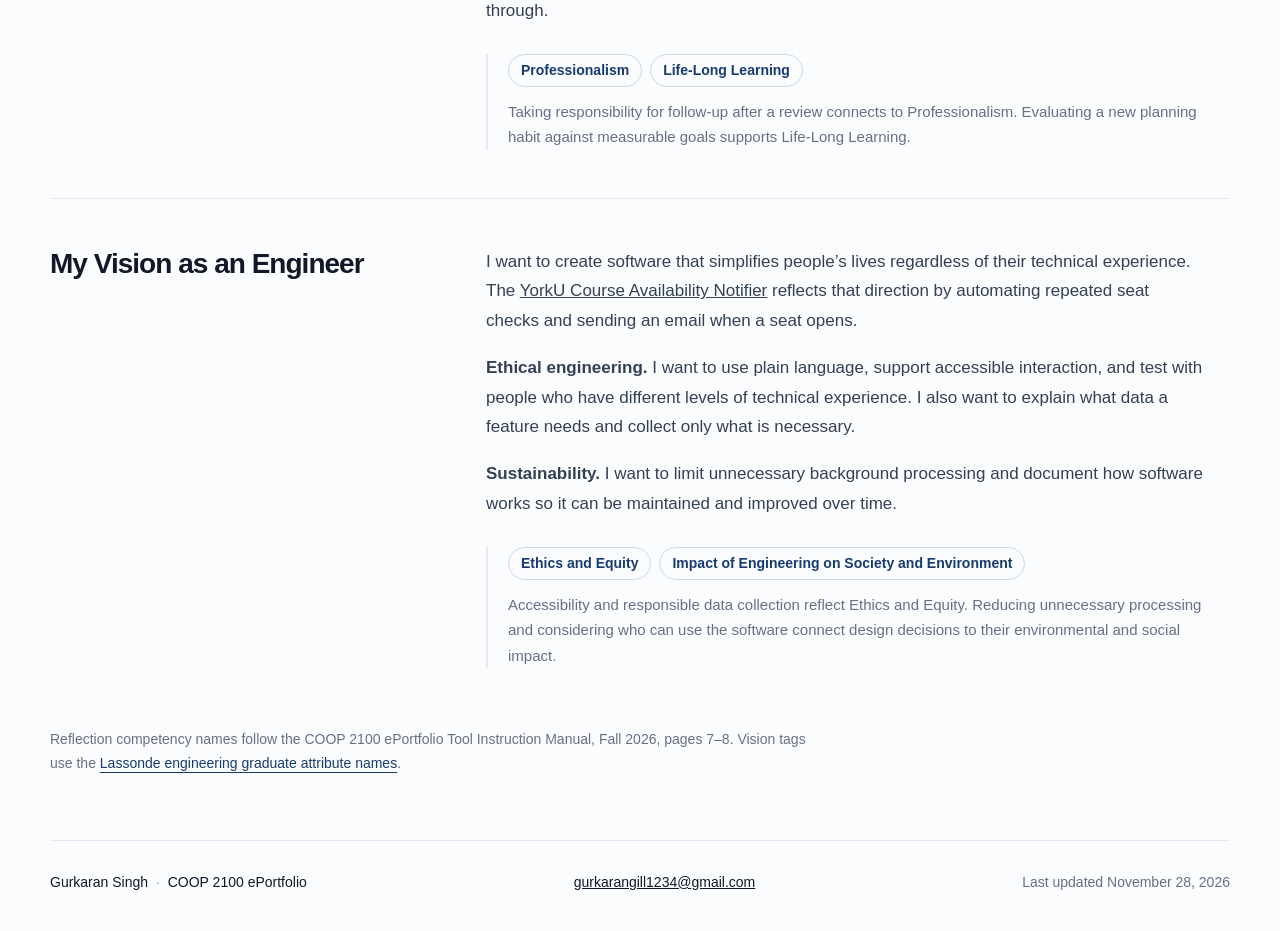
<file: reflections.html>
<!doctype html>
<html lang="en">
<head>
  <meta charset="utf-8">
  <meta name="viewport" content="width=device-width, initial-scale=1">
  <meta name="description" content="Gurkaran Singh’s COOP 2100 reflections on co-op, professional growth, and ethical, sustainable software engineering.">
  <title>Reflections | Gurkaran Singh</title>
  <link rel="icon" type="image/svg+xml" href="favicon.svg">
  <link rel="stylesheet" href="styles.css">
  <script defer src="script.js"></script>
</head>
<body>
  <header class="site-header">
    <a class="brand" href="index.html" aria-label="Gurkaran Singh home">
      <span class="brand-mark">GS</span><span>Gurkaran Singh</span>
    </a>
    <button type="button" class="menu-button" aria-expanded="false" aria-controls="site-nav">Menu</button>
    <nav id="site-nav" class="site-nav" aria-label="Main navigation"><a href="index.html">Home</a>
<a href="about.html">About Me</a>
<a href="career.html">Career</a>
<a href="goals.html">Goals &amp; Portfolios</a>
<a href="reflections.html" class="active" aria-current="page">Reflections</a>
<a href="projects.html">Course Projects</a></nav>
  </header>
  <main>
      <section class="page-intro content-intro" aria-labelledby="reflections-title">
        <p class="eyebrow">04 · Reflections</p>
        <h1 id="reflections-title">Reflections</h1>
        <p>What my Northbridge Financial co-op is teaching me about problem-solving, feedback, and the software I want to build.</p>
      </section>
      <nav class="page-links" aria-label="Reflection topics">
        <a href="#swot">SWOT strengths</a>
        <a href="#emotional-intelligence">Emotional intelligence</a>
        <a href="#professional-development">Professional development</a>
        <a href="#vision">My vision</a>
      </nav>
      <section id="swot" class="content-section" aria-labelledby="swot-title">
        <div class="section-heading">
          <h2 id="swot-title">SWOT strengths</h2>
        </div>
        <div class="section-body">
          <p>Problem-solving and adaptability are strengths I can point to in my co-op. Troubleshooting bugs gave me practice tracing unexpected behaviour. Moving from fixes to new features, then to developing an internal application from scratch, gave me a chance to apply that approach to broader requirements.</p>
          <p>I want to build on those strengths by writing down what I know, what I’ve tried, and what I still need to clarify when I pick up an unfamiliar task.</p>
          <div class="artifact-caption">
            <ul class="competency-tags" aria-label="Lassonde competency tags">
              <li>Problem Analysis</li>
              <li>Life-Long Learning</li>
            </ul>
            <p>Diagnosing bugs draws on Problem Analysis. Applying what I learned to broader development work and identifying a habit to practice connect to Life-Long Learning.</p>
          </div>
        </div>
      </section>
      <section id="emotional-intelligence" class="content-section" aria-labelledby="emotional-intelligence-title">
        <div class="section-heading">
          <h2 id="emotional-intelligence-title">Emotional intelligence</h2>
        </div>
        <div class="section-body">
          <p>I demonstrated the application’s progress to a senior colleague and used their feedback to organize a development roadmap. That review showed me how a colleague’s perspective can help shape the work after a demo.</p>
          <p>In future reviews, I want to pause before responding, ask which concern is most important, and summarize what I heard. That gives the other person a chance to correct my understanding before I commit to a change.</p>
          <div class="artifact-caption">
            <ul class="competency-tags" aria-label="Lassonde competency tags">
              <li>Communication Skills</li>
              <li>Individual and Teamwork</li>
            </ul>
            <p>Explaining my progress and checking my understanding of feedback use Communication Skills. Using a colleague’s input to plan my own development work connects individual ownership with teamwork.</p>
          </div>
        </div>
      </section>
      <section id="professional-development" class="content-section" aria-labelledby="professional-development-title">
        <div class="section-heading">
          <h2 id="professional-development-title">Professional development</h2>
        </div>
        <div class="section-body">
          <p>Taking ownership of an internal application gave me practice turning high-level requirements into functional modules. The roadmap gave me a way to carry feedback into the next stage of development.</p>
          <p>I want to make that planning more consistent by tracking my weekly priorities and blockers and bringing concise updates to check-ins. I’ll use <a href="goals.html#smart-goals">my co-op goals</a> to review how often I follow through.</p>
          <div class="artifact-caption">
            <ul class="competency-tags" aria-label="Lassonde competency tags">
              <li>Professionalism</li>
              <li>Life-Long Learning</li>
            </ul>
            <p>Taking responsibility for follow-up after a review connects to Professionalism. Evaluating a new planning habit against measurable goals supports Life-Long Learning.</p>
          </div>
        </div>
      </section>
      <section id="vision" class="content-section" aria-labelledby="vision-title">
        <div class="section-heading">
          <h2 id="vision-title">My Vision as an Engineer</h2>
        </div>
        <div class="section-body">
          <p>I want to create software that simplifies people’s lives regardless of their technical experience. The <a href="projects.html#yorku-notifier">YorkU Course Availability Notifier</a> reflects that direction by automating repeated seat checks and sending an email when a seat opens.</p>
          <p><strong>Ethical engineering.</strong> I want to use plain language, support accessible interaction, and test with people who have different levels of technical experience. I also want to explain what data a feature needs and collect only what is necessary.</p>
          <p><strong>Sustainability.</strong> I want to limit unnecessary background processing and document how software works so it can be maintained and improved over time.</p>
          <div class="artifact-caption">
            <ul class="competency-tags" aria-label="Lassonde competency tags">
              <li>Ethics and Equity</li>
              <li>Impact of Engineering on Society and Environment</li>
            </ul>
            <p>Accessibility and responsible data collection reflect Ethics and Equity. Reducing unnecessary processing and considering who can use the software connect design decisions to their environmental and social impact.</p>
          </div>
        </div>
      </section>
      <p class="source-note">Reflection competency names follow the COOP 2100 ePortfolio Tool Instruction Manual, Fall 2026, pages 7–8. Vision tags use the <a href="https://www.yorku.ca/secretariat/wp-content/uploads/sites/107/2025/03/senate-agenda-20250327.pdf#page=102">Lassonde engineering graduate attribute names</a>.</p>
    </main>
  <footer>
    <p>Gurkaran Singh <span>·</span> COOP 2100 ePortfolio</p>
    <p><a href="mailto:gurkarangill1234@gmail.com">gurkarangill1234@gmail.com</a></p>
    <p class="muted">Last updated <time datetime="2026-11-28">November 28, 2026</time></p>
  </footer>
</body>
</html>
</file>
<file: styles.css>
:root {
  --ink: #111827;
  --muted: #667085;
  --line: #e6e9ee;
  --paper: #fbfcfe;
  --panel: #ffffff;
  --accent: #173b70;
  --max: 1180px;
}
* { box-sizing: border-box; }
html { scroll-behavior: smooth; }
body {
  margin: 0; color: var(--ink); background: var(--paper);
  font-family: Inter, ui-sans-serif, -apple-system, BlinkMacSystemFont, "Segoe UI", sans-serif;
  -webkit-font-smoothing: antialiased;
}
a { color: inherit; }
.site-header {
  width: min(calc(100% - 48px), var(--max)); margin: 0 auto;
  min-height: 88px; display: flex; align-items: center; justify-content: space-between;
  border-bottom: 1px solid var(--line); gap: 24px;
}
.brand { display:flex; align-items:center; gap:10px; text-decoration:none; font-weight:700; letter-spacing:-.02em; white-space:nowrap; }
.brand-mark { display:grid; place-items:center; width:34px; height:34px; border-radius:50%; background:var(--ink); color:white; font-size:12px; letter-spacing:.04em; }
.site-nav { display:flex; align-items:center; gap:24px; }
.site-nav a { text-decoration:none; font-size:14px; color:var(--muted); padding:33px 0 30px; border-bottom:2px solid transparent; }
.site-nav a:hover, .site-nav a.active { color:var(--ink); border-color:var(--ink); }
.menu-button { display:none; background:none; border:1px solid var(--line); border-radius:999px; padding:9px 14px; font:inherit; }
main { width:min(calc(100% - 48px), var(--max)); margin:0 auto; min-height:calc(100vh - 190px); }
.hero { padding: 120px 0 105px; max-width: 920px; }
.eyebrow { text-transform:uppercase; letter-spacing:.16em; font-size:12px; font-weight:700; color:var(--accent); margin:0 0 22px; }
h1 { font-size:clamp(56px, 8vw, 104px); line-height:.94; letter-spacing:-.065em; margin:0; font-weight:750; }
.lead { font-size:clamp(20px, 2.3vw, 30px); margin:30px 0 0; color:#344054; letter-spacing:-.025em; }
.lead span, footer span { color:#98a2b3; padding:0 4px; }
.intro { max-width:700px; color:var(--muted); font-size:18px; line-height:1.7; margin:28px 0 0; }
.hero-links { margin-top:36px; }
.button { display:inline-flex; align-items:center; gap:16px; text-decoration:none; padding:14px 20px; border-radius:999px; background:var(--ink); color:white; font-weight:650; font-size:14px; }
.button:hover { transform:translateY(-1px); }
.overview { display:grid; grid-template-columns:repeat(5, 1fr); border-top:1px solid var(--line); border-bottom:1px solid var(--line); margin-bottom:80px; }
.section-card { text-decoration:none; padding:30px 24px 34px; min-height:190px; border-right:1px solid var(--line); transition:background .18s ease, transform .18s ease; }
.section-card:first-child { border-left:1px solid var(--line); }
.section-card:hover { background:var(--panel); transform:translateY(-3px); }
.section-card span { font-size:11px; color:#98a2b3; font-weight:700; }
.section-card h2 { font-size:17px; margin:45px 0 9px; letter-spacing:-.025em; }
.section-card p { margin:0; color:var(--muted); line-height:1.5; font-size:13px; }
.page-intro { padding:120px 0; max-width:900px; }
.page-intro h1 { font-size:clamp(54px, 7vw, 90px); }
.page-intro > p:last-child { margin:34px 0 0; max-width:680px; color:var(--muted); font-size:20px; line-height:1.65; }
footer { width:min(calc(100% - 48px), var(--max)); margin:0 auto; padding:30px 0 38px; border-top:1px solid var(--line); display:flex; flex-wrap:wrap; justify-content:space-between; gap:16px 24px; font-size:14px; line-height:1.6; }
footer p { margin:0; }
.muted { color:var(--muted); }
.content-intro { padding-bottom:70px; }
.content-section { display:grid; grid-template-columns:minmax(0, 1fr) minmax(0, 2fr); gap:64px; padding:48px 0; border-top:1px solid var(--line); }
.section-heading .eyebrow { margin-bottom:16px; }
.section-heading h2 { font-size:28px; line-height:1.2; letter-spacing:-.035em; margin:0; }
.section-body { min-width:0; font-size:17px; line-height:1.75; color:#344054; }
.section-body > :first-child { margin-top:0; }
.section-body > :last-child { margin-bottom:0; }
.section-body p { max-width:720px; }
.section-body h3 { color:var(--ink); font-size:22px; line-height:1.3; letter-spacing:-.025em; margin:0 0 10px; }
.biography { margin-bottom:24px; }
.entry-meta { color:var(--muted); font-size:14px; margin:0 0 12px; }
.role-title { color:var(--ink); font-weight:600; margin-top:0; }
.experience-entry + .experience-entry { border-top:1px solid var(--line); padding-top:32px; margin-top:32px; }
.experience-list { padding-left:22px; }
.experience-list li + li { margin-top:8px; }
.contact-links { display:flex; flex-wrap:wrap; gap:12px 28px; margin-top:24px; }
.contact-links a, .source-note a { color:var(--accent); text-underline-offset:4px; }
.page-links { display:flex; flex-wrap:wrap; gap:16px 28px; margin:0 0 32px; font-size:16px; }
.page-links a { color:var(--accent); text-underline-offset:4px; }
.content-section[id], .experience-entry[id] { scroll-margin-top:24px; }
a, footer p { overflow-wrap:anywhere; }
a:focus-visible, button:focus-visible { outline:3px solid var(--accent); outline-offset:5px; }
.competency-tags { list-style:none; padding:0; display:flex; flex-wrap:wrap; gap:8px; margin:0 0 12px; }
.competency-tags li { color:var(--accent); border:1px solid #ccd6e4; border-radius:999px; padding:5px 12px; font-size:14px; font-weight:600; line-height:1.5; }
.artifact-caption { border-left:2px solid var(--line); padding-left:20px; margin:28px 0; }
.artifact-caption p, .caption { font-size:15px; line-height:1.7; color:var(--muted); margin:12px 0 0; }
.artifact-placeholder { border:1px dashed #b8c3d2; border-radius:12px; padding:28px; background:var(--panel); }
.artifact-status { color:var(--accent); font-weight:650; font-size:15px; }
.video-artifact { margin:0; }
.video-player { display:block; width:100%; height:auto; border:1px solid var(--line); border-radius:12px; background:var(--ink); }
.skills-list { margin:0; }
.skills-list > div + div { margin-top:24px; }
.skills-list dt { color:var(--ink); font-weight:650; }
.skills-list dd { margin:6px 0 0; }
.source-note { color:var(--muted); font-size:14px; line-height:1.7; max-width:780px; margin:12px 0 64px; }
@media (max-width: 900px) {
  .site-header { min-height:72px; position:relative; }
  .menu-button { display:block; }
  .site-nav { display:none; position:absolute; top:72px; left:0; right:0; z-index:10; background:var(--paper); border-bottom:1px solid var(--line); padding:10px 0 20px; flex-direction:column; align-items:flex-start; gap:0; }
  .site-nav.open { display:flex; }
  .site-nav a { width:100%; padding:12px 4px; border:0; font-size:16px; }
  .overview { grid-template-columns:1fr 1fr; }
  .section-card { border:1px solid var(--line); margin:-1px 0 0 -1px; }
  .hero { padding:90px 0 75px; }
  .content-section { gap:32px; grid-template-columns:minmax(0, 1fr) minmax(0, 2fr); }
}
@media (max-width: 560px) {
  .site-header, main, footer { width:min(calc(100% - 32px), var(--max)); }
  .brand > span:last-child { display:none; }
  .hero { padding:76px 0 64px; }
  h1 { font-size:clamp(52px, 18vw, 76px); }
  .overview { grid-template-columns:1fr; }
  .section-card { min-height:145px; }
  .section-card h2 { margin-top:28px; }
  .page-intro { padding:80px 0; }
  .content-intro { padding-bottom:48px; }
  .content-section { grid-template-columns:minmax(0, 1fr); gap:24px; padding:36px 0; }
  .artifact-placeholder { padding:22px; }
  footer { flex-direction:column; }
}
</file>
